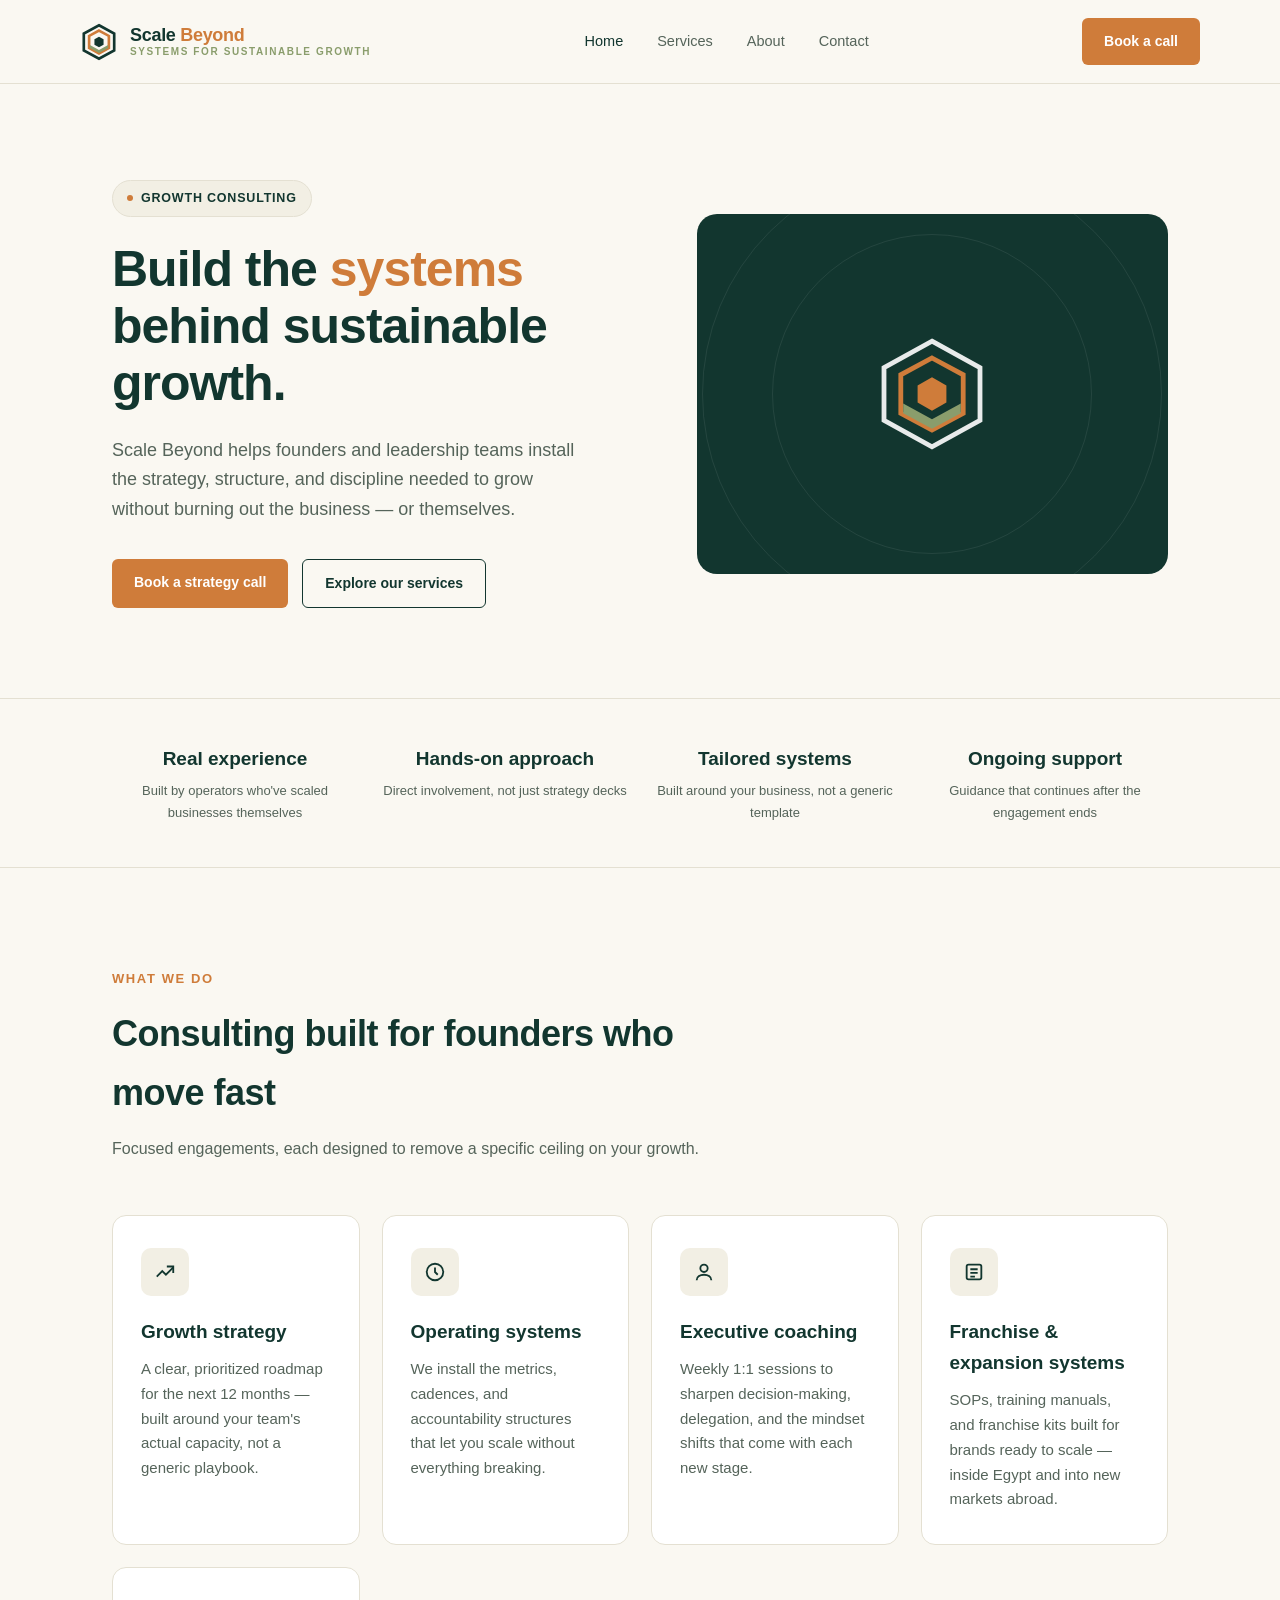
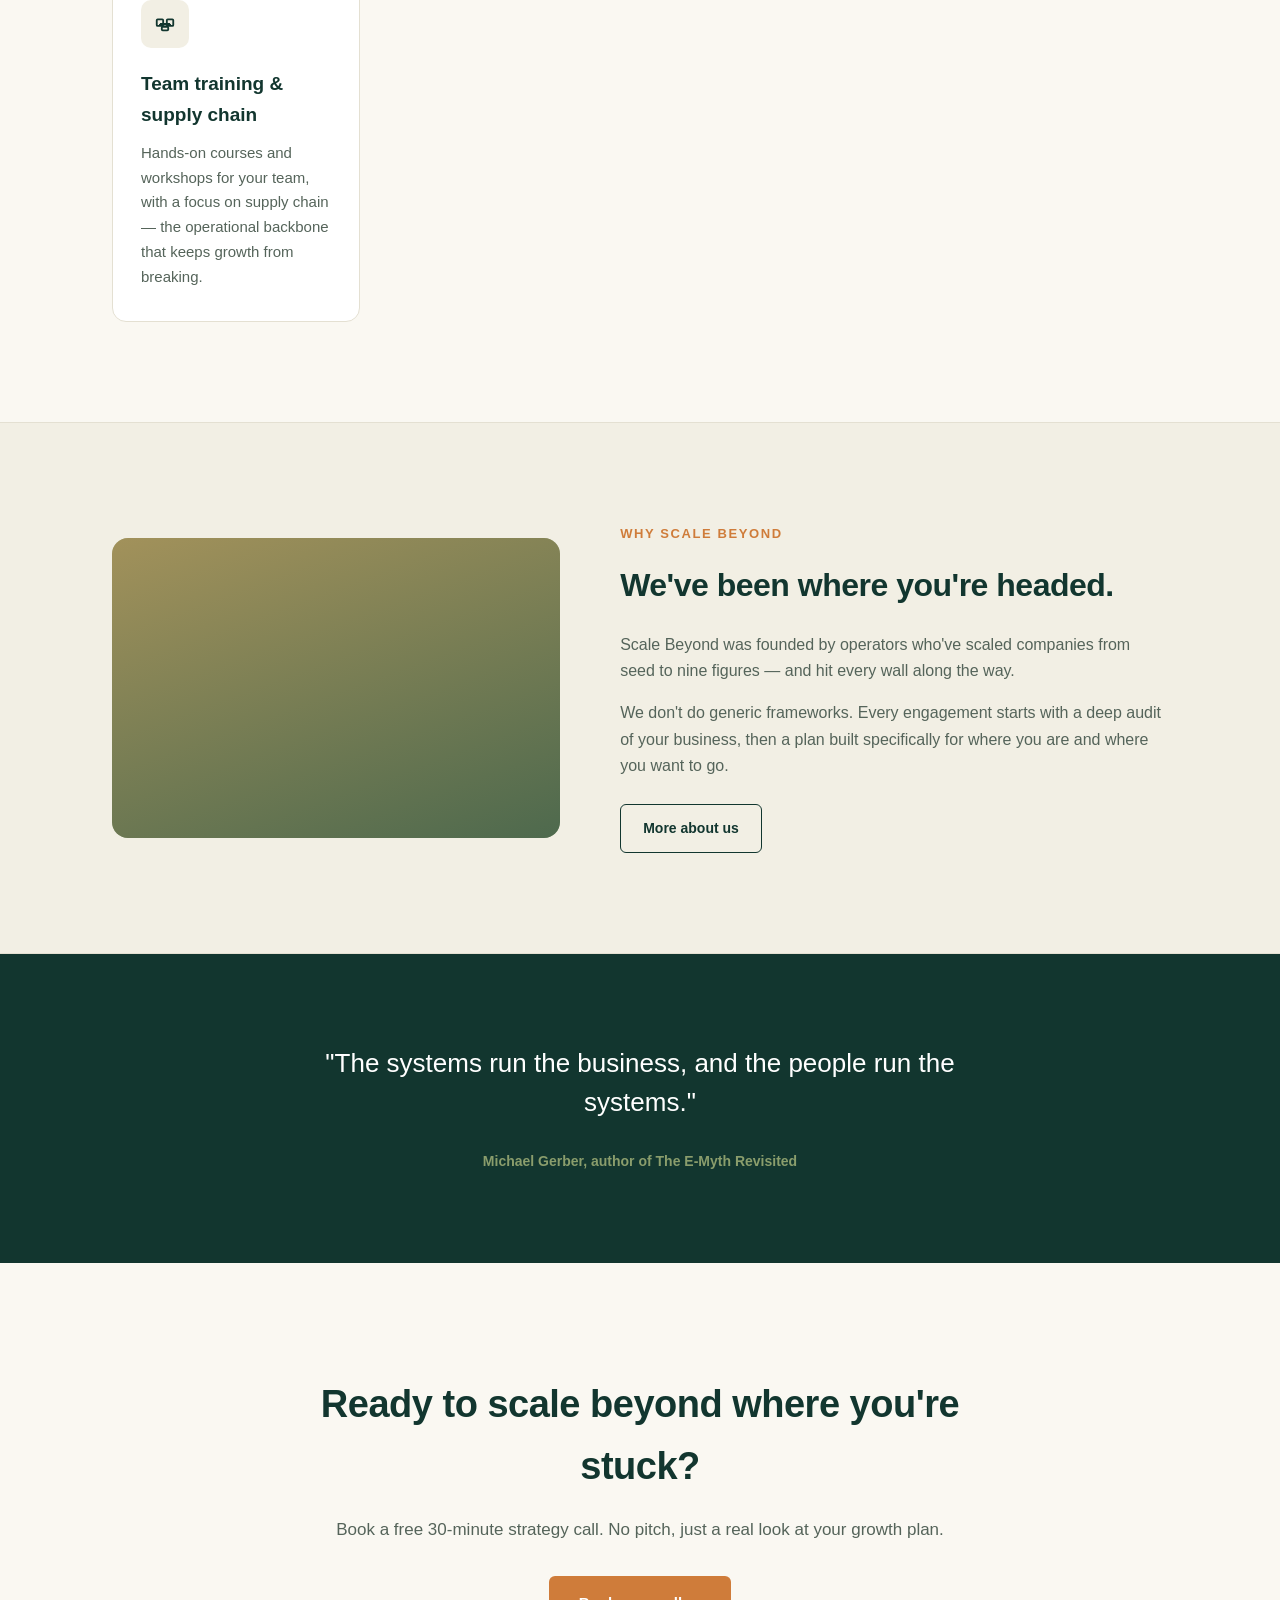
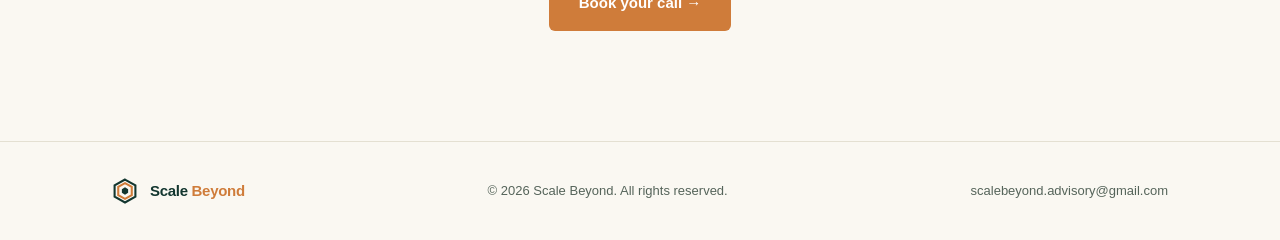
<file: index.html>
<!DOCTYPE html>
<html lang="en">
<head>
<meta charset="UTF-8">
<meta name="viewport" content="width=device-width, initial-scale=1.0">
<title>Scale Beyond — Systems for Sustainable Growth</title>
<link rel="stylesheet" href="style.css">
</head>
<body>

<header>
  <div class="wrap nav">
    <a class="brand" href="index.html">
      <svg width="38" height="38" viewBox="0 0 100 100">
        <polygon points="50,6 90,28 90,72 50,94 10,72 10,28" fill="none" stroke="var(--green)" stroke-width="7"/>
        <polygon points="50,20 76,34 76,66 50,80 24,66 24,34" fill="none" stroke="var(--orange)" stroke-width="7"/>
        <polygon points="50,36 62,43 62,57 50,64 38,57 38,43" fill="var(--green)"/>
        <polygon points="26,58 50,71 74,58 74,66 50,79 26,66" fill="var(--sage)"/>
      </svg>
      <div class="brand-text">
        <div class="name">Scale <span class="b">Beyond</span></div>
        <div class="tag">Systems for sustainable growth</div>
      </div>
    </a>
    <ul>
      <li><a href="index.html" class="active">Home</a></li>
      <li><a href="services.html">Services</a></li>
      <li><a href="about.html">About</a></li>
      <li><a href="contact.html">Contact</a></li>
    </ul>
    <a class="btn btn-primary" href="contact.html">Book a call</a>
  </div>
</header>

<section class="hero">
  <div class="wrap grid">
    <div>
      <div class="eyebrow"><span class="dot"></span>Growth consulting</div>
      <h1>Build the <span class="accent">systems</span> behind sustainable growth.</h1>
      <p>Scale Beyond helps founders and leadership teams install the strategy, structure, and discipline needed to grow without burning out the business — or themselves.</p>
      <div class="actions">
        <a class="btn btn-primary" href="contact.html">Book a strategy call</a>
        <a class="btn btn-outline" href="services.html">Explore our services</a>
      </div>
    </div>
    <div class="hero-visual">
      <div class="ring r1"></div>
      <div class="ring r2"></div>
      <svg width="120" height="120" viewBox="0 0 100 100">
        <polygon points="50,6 90,28 90,72 50,94 10,72 10,28" fill="none" stroke="#ffffff" stroke-opacity="0.9" stroke-width="4"/>
        <polygon points="50,20 76,34 76,66 50,80 24,66 24,34" fill="none" stroke="var(--orange)" stroke-width="4"/>
        <polygon points="50,36 62,43 62,57 50,64 38,57 38,43" fill="var(--orange)"/>
        <polygon points="26,58 50,71 74,58 74,66 50,79 26,66" fill="var(--sage)"/>
      </svg>
    </div>
  </div>
</section>

<div class="stats">
  <div class="wrap row">
    <div><div class="num" style="font-size:19px;">Real experience</div><div class="label">Built by operators who've scaled businesses themselves</div></div>
    <div><div class="num" style="font-size:19px;">Hands-on approach</div><div class="label">Direct involvement, not just strategy decks</div></div>
    <div><div class="num" style="font-size:19px;">Tailored systems</div><div class="label">Built around your business, not a generic template</div></div>
    <div><div class="num" style="font-size:19px;">Ongoing support</div><div class="label">Guidance that continues after the engagement ends</div></div>
  </div>
</div>

<section class="services">
  <div class="wrap">
    <div class="section-head">
      <div class="kicker">What we do</div>
      <h2>Consulting built for founders who move fast</h2>
      <p>Focused engagements, each designed to remove a specific ceiling on your growth.</p>
    </div>
    <div class="cards">
      <div class="card">
        <div class="icon">
          <svg viewBox="0 0 24 24" fill="none" stroke="var(--green)" stroke-width="2"><path d="M3 17l6-6 4 4 8-8"/><path d="M14 6h7v7"/></svg>
        </div>
        <h3>Growth strategy</h3>
        <p>A clear, prioritized roadmap for the next 12 months — built around your team's actual capacity, not a generic playbook.</p>
      </div>
      <div class="card">
        <div class="icon">
          <svg viewBox="0 0 24 24" fill="none" stroke="var(--green)" stroke-width="2"><circle cx="12" cy="12" r="9"/><path d="M12 7v5l3 3"/></svg>
        </div>
        <h3>Operating systems</h3>
        <p>We install the metrics, cadences, and accountability structures that let you scale without everything breaking.</p>
      </div>
      <div class="card">
        <div class="icon">
          <svg viewBox="0 0 24 24" fill="none" stroke="var(--green)" stroke-width="2"><circle cx="12" cy="8" r="4"/><path d="M4 21c0-4 4-6 8-6s8 2 8 6"/></svg>
        </div>
        <h3>Executive coaching</h3>
        <p>Weekly 1:1 sessions to sharpen decision-making, delegation, and the mindset shifts that come with each new stage.</p>
      </div>
      <div class="card">
        <div class="icon">
          <svg viewBox="0 0 24 24" fill="none" stroke="var(--green)" stroke-width="2"><rect x="4" y="4" width="16" height="16" rx="2"/><path d="M8 9h8M8 13h8M8 17h5"/></svg>
        </div>
        <h3>Franchise & expansion systems</h3>
        <p>SOPs, training manuals, and franchise kits built for brands ready to scale — inside Egypt and into new markets abroad.</p>
      </div>
      <div class="card">
        <div class="icon">
          <svg viewBox="0 0 24 24" fill="none" stroke="var(--green)" stroke-width="2"><rect x="3" y="7" width="7" height="7" rx="1"/><rect x="14" y="7" width="7" height="7" rx="1"/><rect x="8.5" y="15" width="7" height="4" rx="1"/><path d="M6.5 14v-2M17.5 14v-2M12 15v-1.5M6.5 12h11"/></svg>
        </div>
        <h3>Team training & supply chain</h3>
        <p>Hands-on courses and workshops for your team, with a focus on supply chain — the operational backbone that keeps growth from breaking.</p>
      </div>
    </div>
  </div>
</section>

<section class="about">
  <div class="wrap about-grid">
    <div class="about-visual"></div>
    <div>
      <div class="section-head" style="margin-bottom:0;">
        <div class="kicker">Why Scale Beyond</div>
        <h2>We've been where you're headed.</h2>
      </div>
      <p style="margin-top:20px;">Scale Beyond was founded by operators who've scaled companies from seed to nine figures — and hit every wall along the way.</p>
      <p>We don't do generic frameworks. Every engagement starts with a deep audit of your business, then a plan built specifically for where you are and where you want to go.</p>
      <a class="btn btn-outline" href="about.html" style="margin-top:8px;">More about us</a>
    </div>
  </div>
</section>

<section class="testimonial">
  <div class="wrap">
    <blockquote>"The systems run the business, and the people run the systems."</blockquote>
    <div class="who">Michael Gerber, author of The E-Myth Revisited</div>
  </div>
</section>

<section class="cta" id="contact">
  <div class="wrap">
    <h2>Ready to scale beyond where you're stuck?</h2>
    <p>Book a free 30-minute strategy call. No pitch, just a real look at your growth plan.</p>
    <a class="btn btn-primary" href="contact.html" style="padding:15px 30px; font-size:15px;">Book your call →</a>
  </div>
</section>

<footer>
  <div class="wrap row">
    <a class="brand" href="index.html">
      <svg width="26" height="26" viewBox="0 0 100 100">
        <polygon points="50,6 90,28 90,72 50,94 10,72 10,28" fill="none" stroke="var(--green)" stroke-width="8"/>
        <polygon points="50,20 76,34 76,66 50,80 24,66 24,34" fill="none" stroke="var(--orange)" stroke-width="8"/>
        <polygon points="50,36 62,43 62,57 50,64 38,57 38,43" fill="var(--green)"/>
      </svg>
      <div class="brand-text"><div class="name">Scale <span class="b">Beyond</span></div></div>
    </a>
    <div>© 2026 Scale Beyond. All rights reserved.</div>
    <div>scalebeyond.advisory@gmail.com</div>
  </div>
</footer>

</body>
</html>
</file>
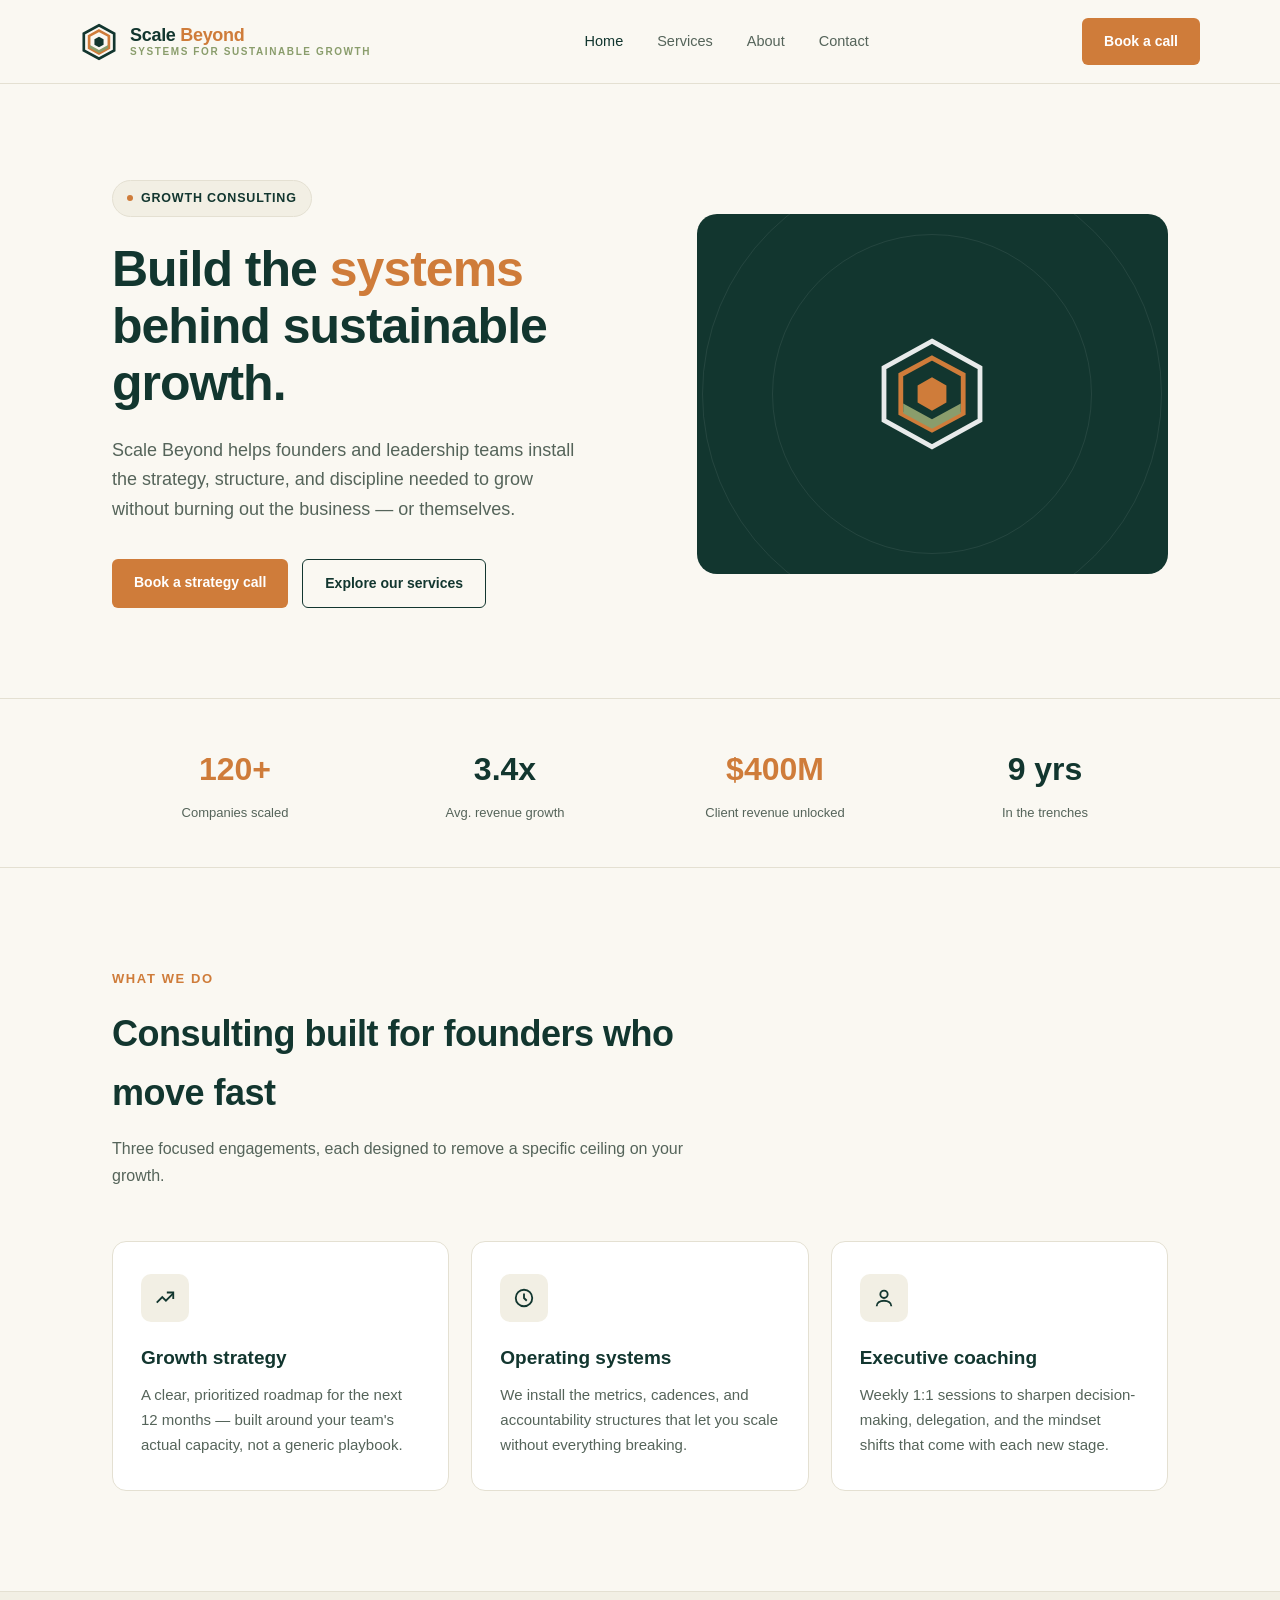
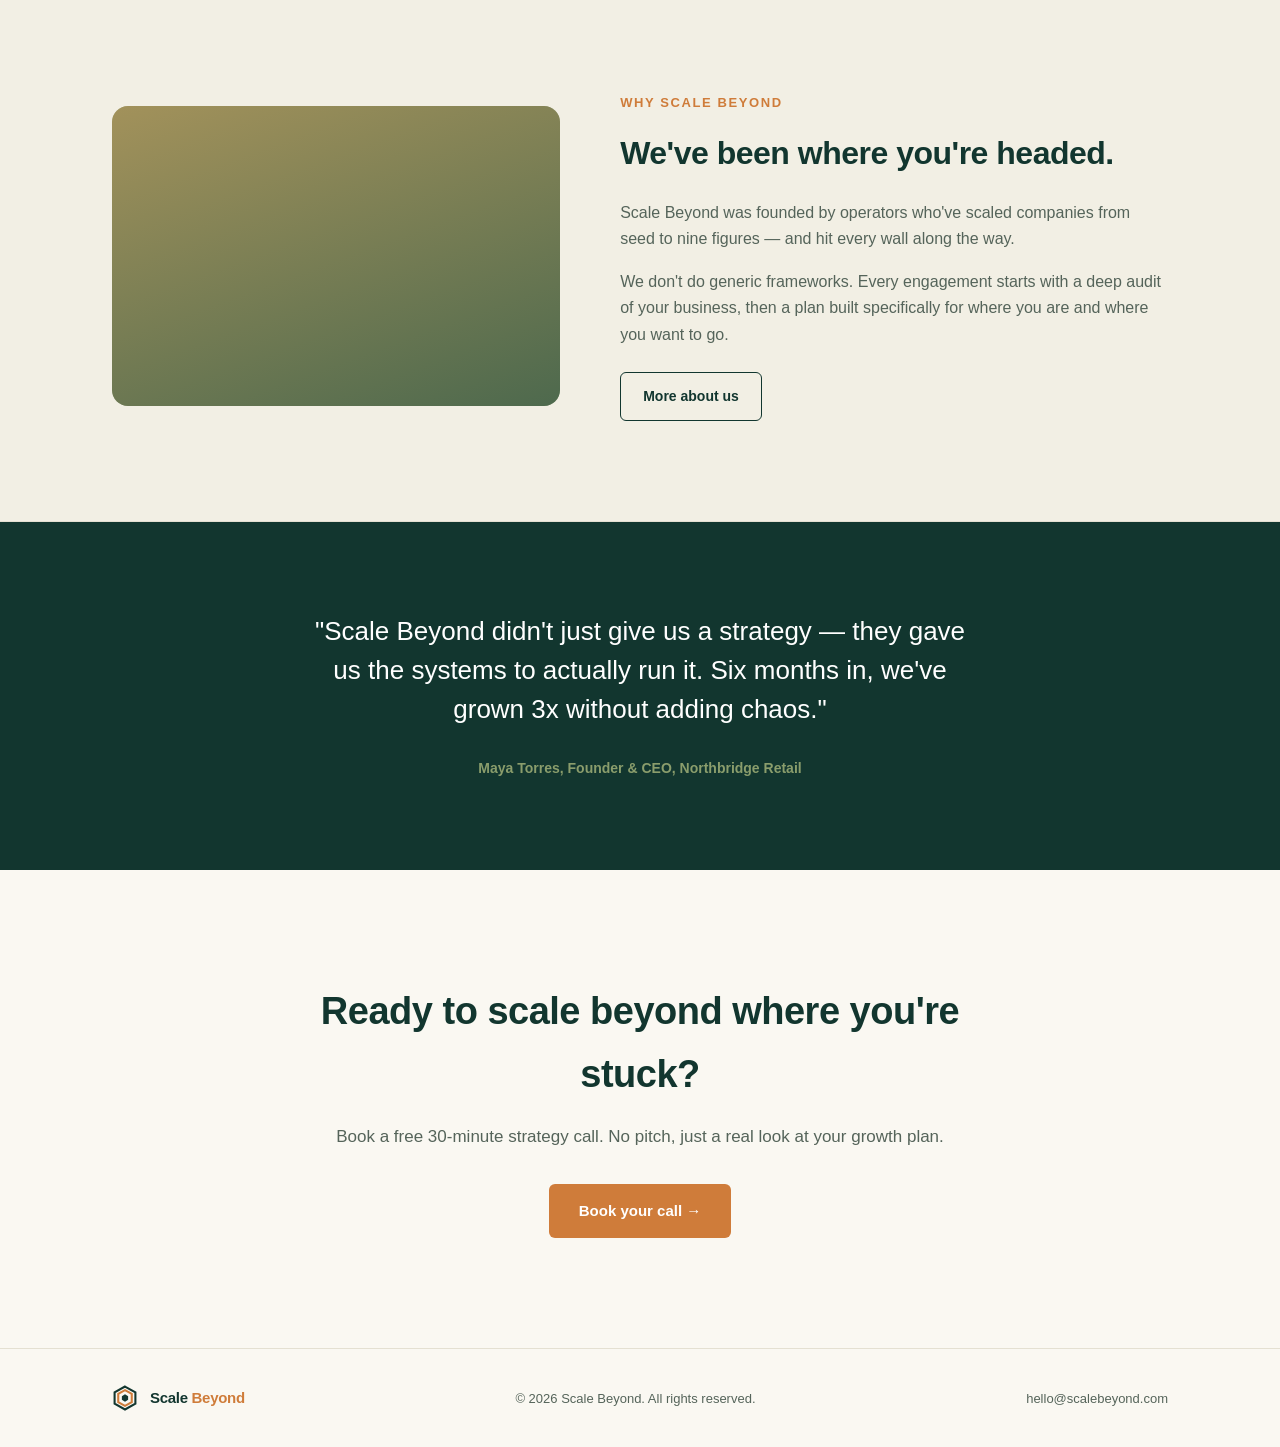
<file: Scale Beyond/index.html>
<!DOCTYPE html>
<html lang="en">
<head>
<meta charset="UTF-8">
<meta name="viewport" content="width=device-width, initial-scale=1.0">
<title>Scale Beyond — Systems for Sustainable Growth</title>
<link rel="stylesheet" href="style.css">
</head>
<body>

<header>
  <div class="wrap nav">
    <a class="brand" href="index.html">
      <svg width="38" height="38" viewBox="0 0 100 100">
        <polygon points="50,6 90,28 90,72 50,94 10,72 10,28" fill="none" stroke="var(--green)" stroke-width="7"/>
        <polygon points="50,20 76,34 76,66 50,80 24,66 24,34" fill="none" stroke="var(--orange)" stroke-width="7"/>
        <polygon points="50,36 62,43 62,57 50,64 38,57 38,43" fill="var(--green)"/>
        <polygon points="26,58 50,71 74,58 74,66 50,79 26,66" fill="var(--sage)"/>
      </svg>
      <div class="brand-text">
        <div class="name">Scale <span class="b">Beyond</span></div>
        <div class="tag">Systems for sustainable growth</div>
      </div>
    </a>
    <ul>
      <li><a href="index.html" class="active">Home</a></li>
      <li><a href="services.html">Services</a></li>
      <li><a href="about.html">About</a></li>
      <li><a href="contact.html">Contact</a></li>
    </ul>
    <a class="btn btn-primary" href="contact.html">Book a call</a>
  </div>
</header>

<section class="hero">
  <div class="wrap grid">
    <div>
      <div class="eyebrow"><span class="dot"></span>Growth consulting</div>
      <h1>Build the <span class="accent">systems</span> behind sustainable growth.</h1>
      <p>Scale Beyond helps founders and leadership teams install the strategy, structure, and discipline needed to grow without burning out the business — or themselves.</p>
      <div class="actions">
        <a class="btn btn-primary" href="contact.html">Book a strategy call</a>
        <a class="btn btn-outline" href="services.html">Explore our services</a>
      </div>
    </div>
    <div class="hero-visual">
      <div class="ring r1"></div>
      <div class="ring r2"></div>
      <svg width="120" height="120" viewBox="0 0 100 100">
        <polygon points="50,6 90,28 90,72 50,94 10,72 10,28" fill="none" stroke="#ffffff" stroke-opacity="0.9" stroke-width="4"/>
        <polygon points="50,20 76,34 76,66 50,80 24,66 24,34" fill="none" stroke="var(--orange)" stroke-width="4"/>
        <polygon points="50,36 62,43 62,57 50,64 38,57 38,43" fill="var(--orange)"/>
        <polygon points="26,58 50,71 74,58 74,66 50,79 26,66" fill="var(--sage)"/>
      </svg>
    </div>
  </div>
</section>

<div class="stats">
  <div class="wrap row">
    <div><div class="num"><span class="b">120+</span></div><div class="label">Companies scaled</div></div>
    <div><div class="num">3.4x</div><div class="label">Avg. revenue growth</div></div>
    <div><div class="num"><span class="b">$400M</span></div><div class="label">Client revenue unlocked</div></div>
    <div><div class="num">9 yrs</div><div class="label">In the trenches</div></div>
  </div>
</div>

<section class="services">
  <div class="wrap">
    <div class="section-head">
      <div class="kicker">What we do</div>
      <h2>Consulting built for founders who move fast</h2>
      <p>Three focused engagements, each designed to remove a specific ceiling on your growth.</p>
    </div>
    <div class="cards">
      <div class="card">
        <div class="icon">
          <svg viewBox="0 0 24 24" fill="none" stroke="var(--green)" stroke-width="2"><path d="M3 17l6-6 4 4 8-8"/><path d="M14 6h7v7"/></svg>
        </div>
        <h3>Growth strategy</h3>
        <p>A clear, prioritized roadmap for the next 12 months — built around your team's actual capacity, not a generic playbook.</p>
      </div>
      <div class="card">
        <div class="icon">
          <svg viewBox="0 0 24 24" fill="none" stroke="var(--green)" stroke-width="2"><circle cx="12" cy="12" r="9"/><path d="M12 7v5l3 3"/></svg>
        </div>
        <h3>Operating systems</h3>
        <p>We install the metrics, cadences, and accountability structures that let you scale without everything breaking.</p>
      </div>
      <div class="card">
        <div class="icon">
          <svg viewBox="0 0 24 24" fill="none" stroke="var(--green)" stroke-width="2"><circle cx="12" cy="8" r="4"/><path d="M4 21c0-4 4-6 8-6s8 2 8 6"/></svg>
        </div>
        <h3>Executive coaching</h3>
        <p>Weekly 1:1 sessions to sharpen decision-making, delegation, and the mindset shifts that come with each new stage.</p>
      </div>
    </div>
  </div>
</section>

<section class="about">
  <div class="wrap about-grid">
    <div class="about-visual"></div>
    <div>
      <div class="section-head" style="margin-bottom:0;">
        <div class="kicker">Why Scale Beyond</div>
        <h2>We've been where you're headed.</h2>
      </div>
      <p style="margin-top:20px;">Scale Beyond was founded by operators who've scaled companies from seed to nine figures — and hit every wall along the way.</p>
      <p>We don't do generic frameworks. Every engagement starts with a deep audit of your business, then a plan built specifically for where you are and where you want to go.</p>
      <a class="btn btn-outline" href="about.html" style="margin-top:8px;">More about us</a>
    </div>
  </div>
</section>

<section class="testimonial">
  <div class="wrap">
    <blockquote>"Scale Beyond didn't just give us a strategy — they gave us the systems to actually run it. Six months in, we've grown 3x without adding chaos."</blockquote>
    <div class="who">Maya Torres, Founder & CEO, Northbridge Retail</div>
  </div>
</section>

<section class="cta" id="contact">
  <div class="wrap">
    <h2>Ready to scale beyond where you're stuck?</h2>
    <p>Book a free 30-minute strategy call. No pitch, just a real look at your growth plan.</p>
    <a class="btn btn-primary" href="contact.html" style="padding:15px 30px; font-size:15px;">Book your call →</a>
  </div>
</section>

<footer>
  <div class="wrap row">
    <a class="brand" href="index.html">
      <svg width="26" height="26" viewBox="0 0 100 100">
        <polygon points="50,6 90,28 90,72 50,94 10,72 10,28" fill="none" stroke="var(--green)" stroke-width="8"/>
        <polygon points="50,20 76,34 76,66 50,80 24,66 24,34" fill="none" stroke="var(--orange)" stroke-width="8"/>
        <polygon points="50,36 62,43 62,57 50,64 38,57 38,43" fill="var(--green)"/>
      </svg>
      <div class="brand-text"><div class="name">Scale <span class="b">Beyond</span></div></div>
    </a>
    <div>© 2026 Scale Beyond. All rights reserved.</div>
    <div>hello@scalebeyond.com</div>
  </div>
</footer>

</body>
</html>
</file>
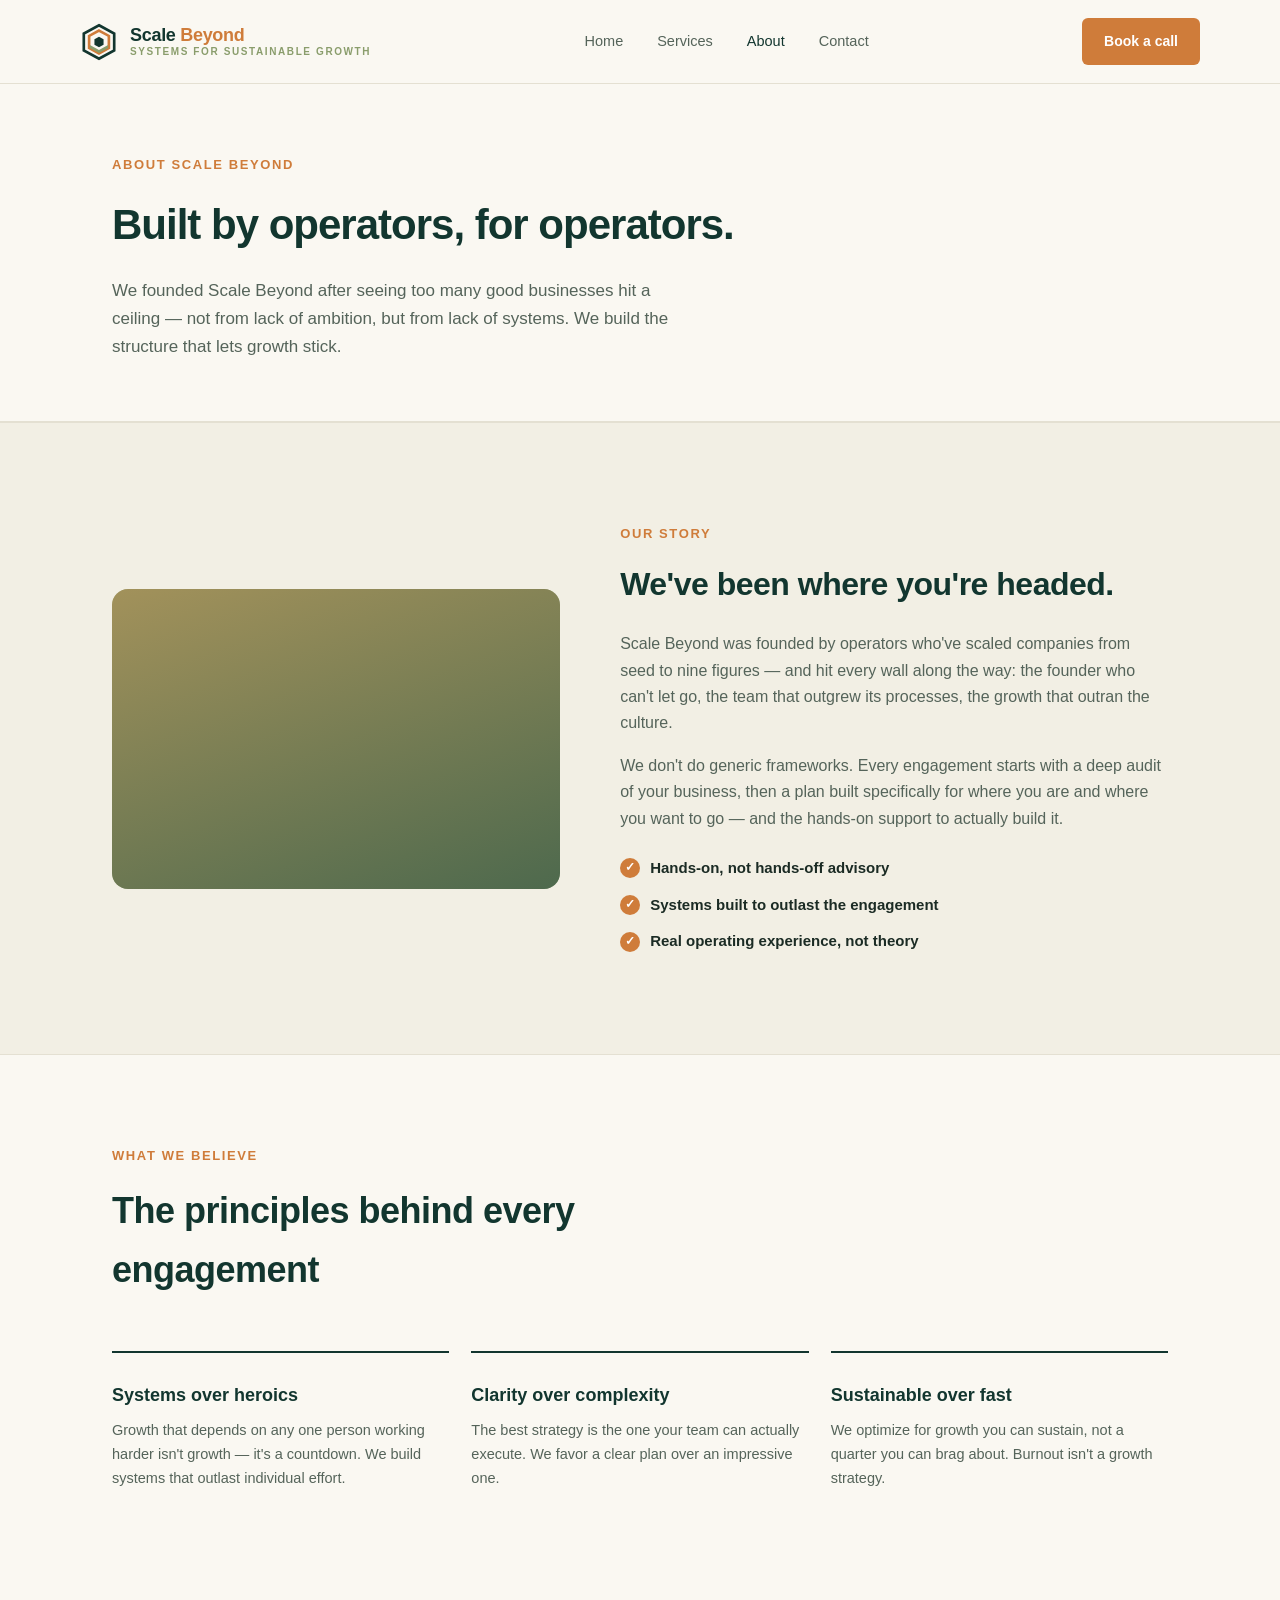
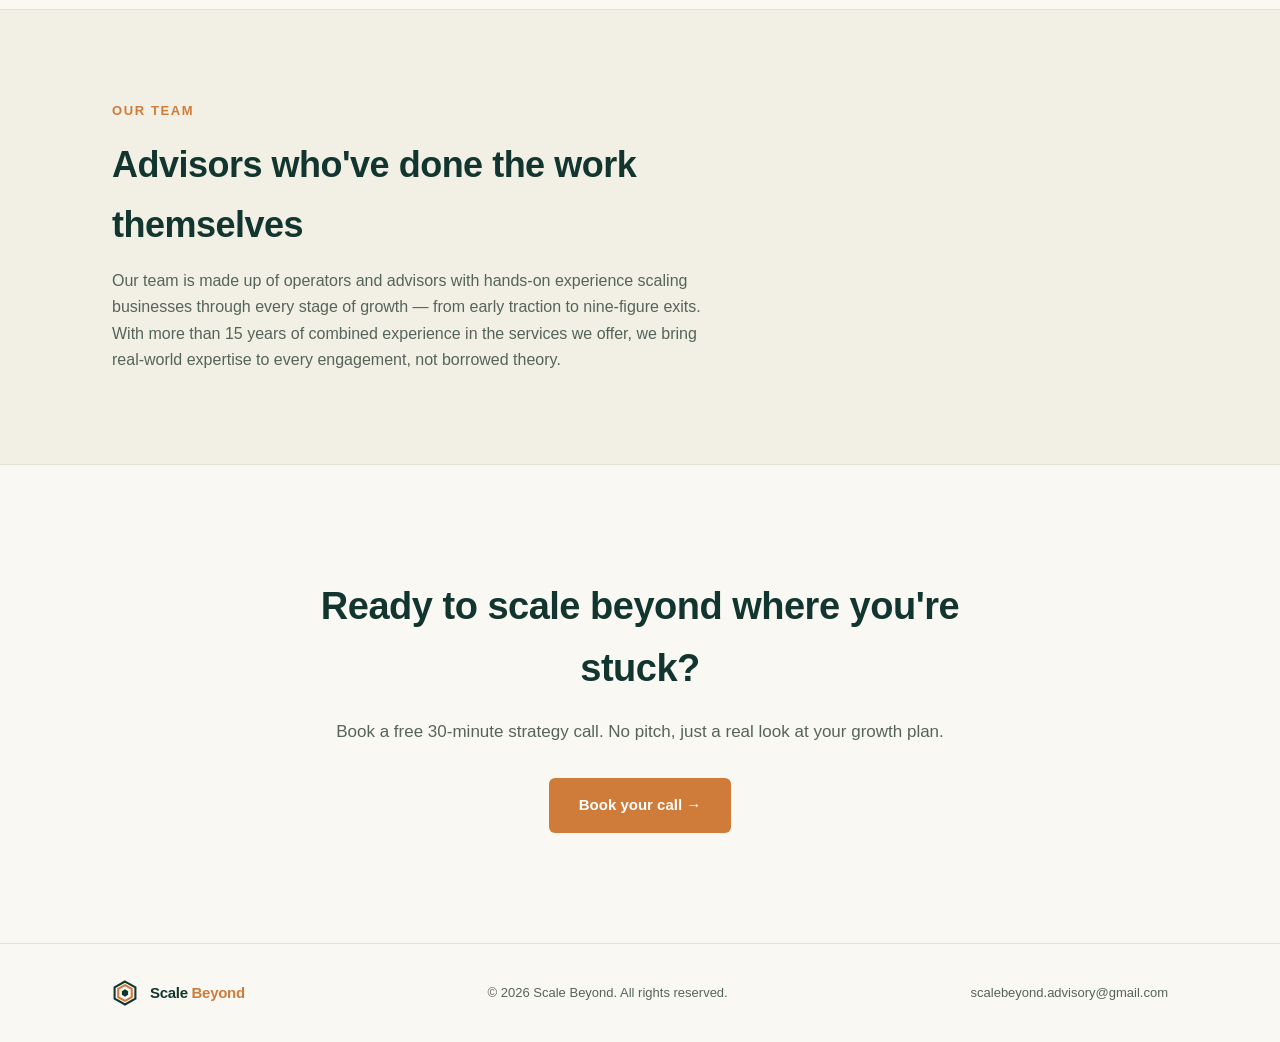
<file: about.html>
<!DOCTYPE html>
<html lang="en">
<head>
<meta charset="UTF-8">
<meta name="viewport" content="width=device-width, initial-scale=1.0">
<title>About — Scale Beyond</title>
<link rel="stylesheet" href="style.css">
</head>
<body>

<header>
  <div class="wrap nav">
    <a class="brand" href="index.html">
      <svg width="38" height="38" viewBox="0 0 100 100">
        <polygon points="50,6 90,28 90,72 50,94 10,72 10,28" fill="none" stroke="var(--green)" stroke-width="7"/>
        <polygon points="50,20 76,34 76,66 50,80 24,66 24,34" fill="none" stroke="var(--orange)" stroke-width="7"/>
        <polygon points="50,36 62,43 62,57 50,64 38,57 38,43" fill="var(--green)"/>
        <polygon points="26,58 50,71 74,58 74,66 50,79 26,66" fill="var(--sage)"/>
      </svg>
      <div class="brand-text">
        <div class="name">Scale <span class="b">Beyond</span></div>
        <div class="tag">Systems for sustainable growth</div>
      </div>
    </a>
    <ul>
      <li><a href="index.html">Home</a></li>
      <li><a href="services.html">Services</a></li>
      <li><a href="about.html" class="active">About</a></li>
      <li><a href="contact.html">Contact</a></li>
    </ul>
    <a class="btn btn-primary" href="contact.html">Book a call</a>
  </div>
</header>

<section class="page-hero">
  <div class="wrap">
    <div class="kicker">About Scale Beyond</div>
    <h1>Built by operators, for operators.</h1>
    <p>We founded Scale Beyond after seeing too many good businesses hit a ceiling — not from lack of ambition, but from lack of systems. We build the structure that lets growth stick.</p>
  </div>
</section>

<section class="about">
  <div class="wrap about-grid">
    <div class="about-visual"></div>
    <div>
      <div class="section-head" style="margin-bottom:0;">
        <div class="kicker">Our story</div>
        <h2>We've been where you're headed.</h2>
      </div>
      <p style="margin-top:20px;">Scale Beyond was founded by operators who've scaled companies from seed to nine figures — and hit every wall along the way: the founder who can't let go, the team that outgrew its processes, the growth that outran the culture.</p>
      <p>We don't do generic frameworks. Every engagement starts with a deep audit of your business, then a plan built specifically for where you are and where you want to go — and the hands-on support to actually build it.</p>
      <ul class="checks">
        <li><span class="tick">✓</span> Hands-on, not hands-off advisory</li>
        <li><span class="tick">✓</span> Systems built to outlast the engagement</li>
        <li><span class="tick">✓</span> Real operating experience, not theory</li>
      </ul>
    </div>
  </div>
</section>

<section class="values">
  <div class="wrap">
    <div class="section-head">
      <div class="kicker">What we believe</div>
      <h2>The principles behind every engagement</h2>
    </div>
    <div class="values-grid">
      <div class="value">
        <h4>Systems over heroics</h4>
        <p>Growth that depends on any one person working harder isn't growth — it's a countdown. We build systems that outlast individual effort.</p>
      </div>
      <div class="value">
        <h4>Clarity over complexity</h4>
        <p>The best strategy is the one your team can actually execute. We favor a clear plan over an impressive one.</p>
      </div>
      <div class="value">
        <h4>Sustainable over fast</h4>
        <p>We optimize for growth you can sustain, not a quarter you can brag about. Burnout isn't a growth strategy.</p>
      </div>
    </div>
  </div>
</section>

<section class="team">
  <div class="wrap">
    <div class="section-head" style="margin-bottom:0;">
      <div class="kicker">Our team</div>
      <h2>Advisors who've done the work themselves</h2>
      <p>Our team is made up of operators and advisors with hands-on experience scaling businesses through every stage of growth — from early traction to nine-figure exits. With more than 15 years of combined experience in the services we offer, we bring real-world expertise to every engagement, not borrowed theory.</p>
    </div>
  </div>
</section>

<section class="cta">
  <div class="wrap">
    <h2>Ready to scale beyond where you're stuck?</h2>
    <p>Book a free 30-minute strategy call. No pitch, just a real look at your growth plan.</p>
    <a class="btn btn-primary" href="contact.html" style="padding:15px 30px; font-size:15px;">Book your call →</a>
  </div>
</section>

<footer>
  <div class="wrap row">
    <a class="brand" href="index.html">
      <svg width="26" height="26" viewBox="0 0 100 100">
        <polygon points="50,6 90,28 90,72 50,94 10,72 10,28" fill="none" stroke="var(--green)" stroke-width="8"/>
        <polygon points="50,20 76,34 76,66 50,80 24,66 24,34" fill="none" stroke="var(--orange)" stroke-width="8"/>
        <polygon points="50,36 62,43 62,57 50,64 38,57 38,43" fill="var(--green)"/>
      </svg>
      <div class="brand-text"><div class="name">Scale <span class="b">Beyond</span></div></div>
    </a>
    <div>© 2026 Scale Beyond. All rights reserved.</div>
    <div>scalebeyond.advisory@gmail.com</div>
  </div>
</footer>

</body>
</html>
</file>
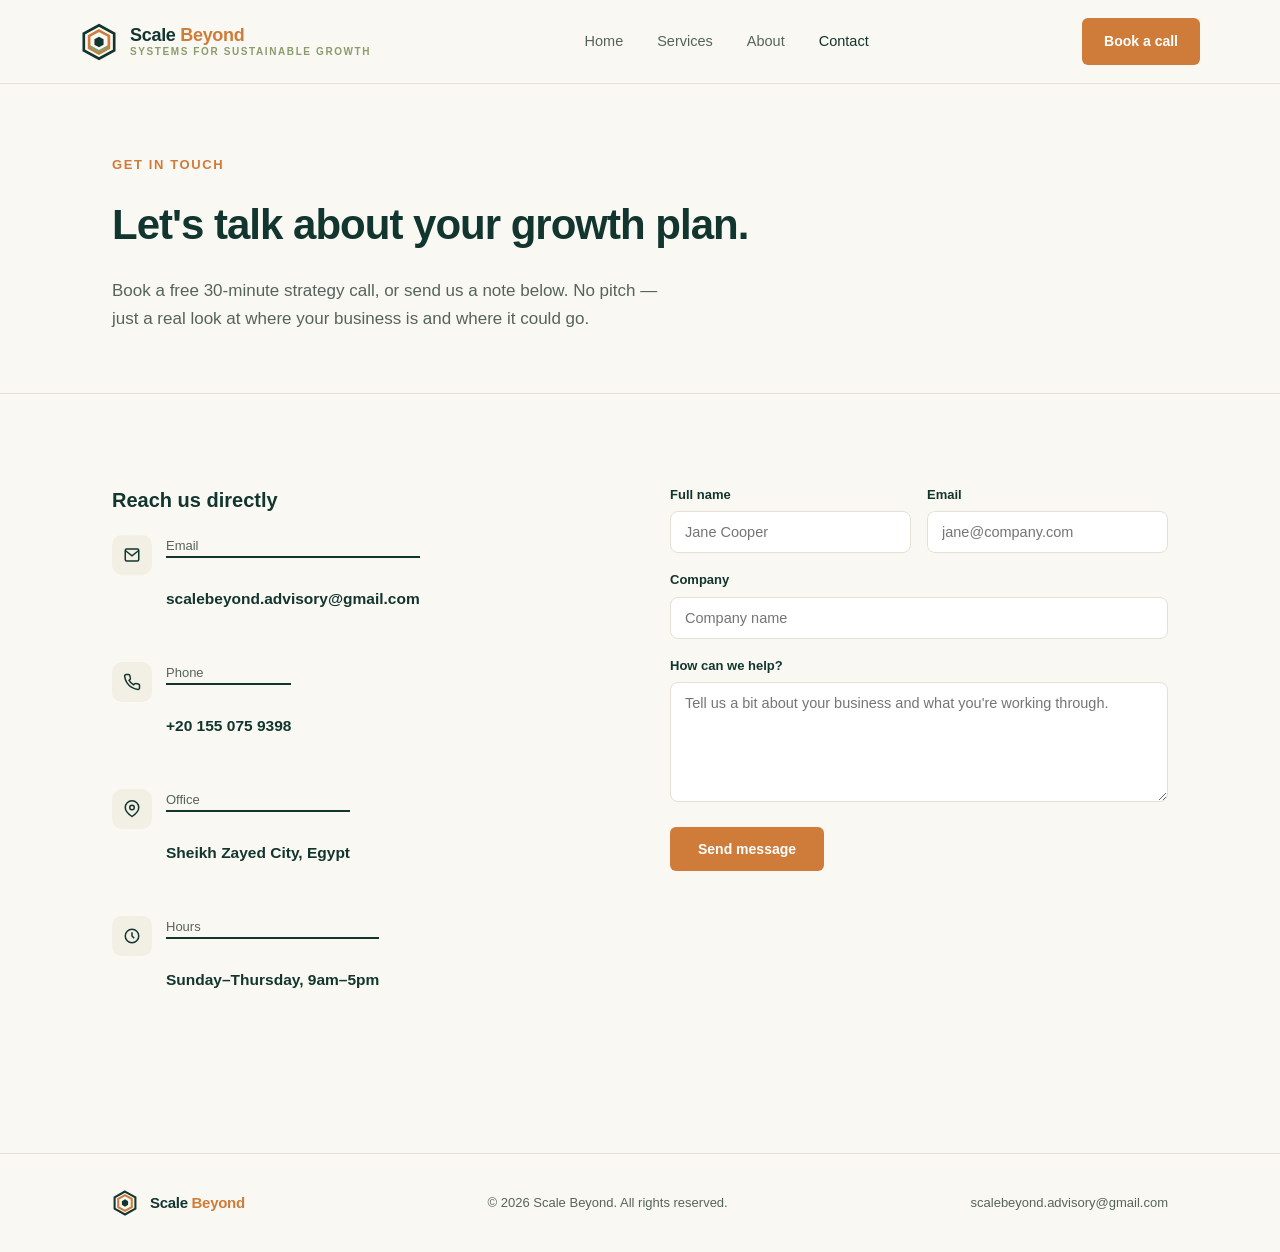
<file: contact.html>
<!DOCTYPE html>
<html lang="en">
<head>
<meta charset="UTF-8">
<meta name="viewport" content="width=device-width, initial-scale=1.0">
<title>Contact — Scale Beyond</title>
<link rel="stylesheet" href="style.css">
</head>
<body>

<header>
  <div class="wrap nav">
    <a class="brand" href="index.html">
      <svg width="38" height="38" viewBox="0 0 100 100">
        <polygon points="50,6 90,28 90,72 50,94 10,72 10,28" fill="none" stroke="var(--green)" stroke-width="7"/>
        <polygon points="50,20 76,34 76,66 50,80 24,66 24,34" fill="none" stroke="var(--orange)" stroke-width="7"/>
        <polygon points="50,36 62,43 62,57 50,64 38,57 38,43" fill="var(--green)"/>
        <polygon points="26,58 50,71 74,58 74,66 50,79 26,66" fill="var(--sage)"/>
      </svg>
      <div class="brand-text">
        <div class="name">Scale <span class="b">Beyond</span></div>
        <div class="tag">Systems for sustainable growth</div>
      </div>
    </a>
    <ul>
      <li><a href="index.html">Home</a></li>
      <li><a href="services.html">Services</a></li>
      <li><a href="about.html">About</a></li>
      <li><a href="contact.html" class="active">Contact</a></li>
    </ul>
    <a class="btn btn-primary" href="contact.html">Book a call</a>
  </div>
</header>

<section class="page-hero">
  <div class="wrap">
    <div class="kicker">Get in touch</div>
    <h1>Let's talk about your growth plan.</h1>
    <p>Book a free 30-minute strategy call, or send us a note below. No pitch — just a real look at where your business is and where it could go.</p>
  </div>
</section>

<section class="contact-wrap">
  <div class="wrap contact-grid">
    <div class="contact-info">
      <h3>Reach us directly</h3>
      <div class="item">
        <div class="ic"><svg viewBox="0 0 24 24" fill="none" stroke="var(--green)" stroke-width="2"><path d="M3 6l9 7 9-7"/><rect x="3" y="4" width="18" height="16" rx="2"/></svg></div>
        <div>
          <div class="label">Email</div>
          <div class="value">scalebeyond.advisory@gmail.com</div>
        </div>
      </div>
      <div class="item">
        <div class="ic"><svg viewBox="0 0 24 24" fill="none" stroke="var(--green)" stroke-width="2"><path d="M22 16.9v3a2 2 0 0 1-2.2 2 19.8 19.8 0 0 1-8.6-3 19.5 19.5 0 0 1-6-6 19.8 19.8 0 0 1-3-8.7A2 2 0 0 1 4.2 2h3a2 2 0 0 1 2 1.7c.1.9.3 1.8.6 2.7a2 2 0 0 1-.4 2.1L8.1 9.8a16 16 0 0 0 6 6l1.3-1.3a2 2 0 0 1 2.1-.4c.9.3 1.8.5 2.7.6a2 2 0 0 1 1.8 2.2z"/></svg></div>
        <div>
          <div class="label">Phone</div>
          <div class="value">+20 155 075 9398</div>
        </div>
      </div>
      <div class="item">
        <div class="ic"><svg viewBox="0 0 24 24" fill="none" stroke="var(--green)" stroke-width="2"><path d="M21 10c0 6-9 12-9 12s-9-6-9-12a9 9 0 0 1 18 0z"/><circle cx="12" cy="10" r="3"/></svg></div>
        <div>
          <div class="label">Office</div>
          <div class="value">Sheikh Zayed City, Egypt</div>
        </div>
      </div>
      <div class="item">
        <div class="ic"><svg viewBox="0 0 24 24" fill="none" stroke="var(--green)" stroke-width="2"><circle cx="12" cy="12" r="9"/><path d="M12 7v5l3 3"/></svg></div>
        <div>
          <div class="label">Hours</div>
          <div class="value">Sunday–Thursday, 9am–5pm</div>
        </div>
      </div>
    </div>

    <form class="contact-form" onsubmit="event.preventDefault(); alert('Thanks — we will be in touch shortly.');">
      <div class="row2">
        <div>
          <label for="name">Full name</label>
          <input type="text" id="name" placeholder="Jane Cooper" required>
        </div>
        <div>
          <label for="email">Email</label>
          <input type="email" id="email" placeholder="jane@company.com" required>
        </div>
      </div>
      <div>
        <label for="company">Company</label>
        <input type="text" id="company" placeholder="Company name">
      </div>
      <div>
        <label for="message">How can we help?</label>
        <textarea id="message" placeholder="Tell us a bit about your business and what you're working through." required></textarea>
      </div>
      <button type="submit" class="btn btn-primary" style="width:fit-content; padding:14px 28px;">Send message</button>
    </form>
  </div>
</section>

<footer>
  <div class="wrap row">
    <a class="brand" href="index.html">
      <svg width="26" height="26" viewBox="0 0 100 100">
        <polygon points="50,6 90,28 90,72 50,94 10,72 10,28" fill="none" stroke="var(--green)" stroke-width="8"/>
        <polygon points="50,20 76,34 76,66 50,80 24,66 24,34" fill="none" stroke="var(--orange)" stroke-width="8"/>
        <polygon points="50,36 62,43 62,57 50,64 38,57 38,43" fill="var(--green)"/>
      </svg>
      <div class="brand-text"><div class="name">Scale <span class="b">Beyond</span></div></div>
    </a>
    <div>© 2026 Scale Beyond. All rights reserved.</div>
    <div>scalebeyond.advisory@gmail.com</div>
  </div>
</footer>

</body>
</html>
</file>
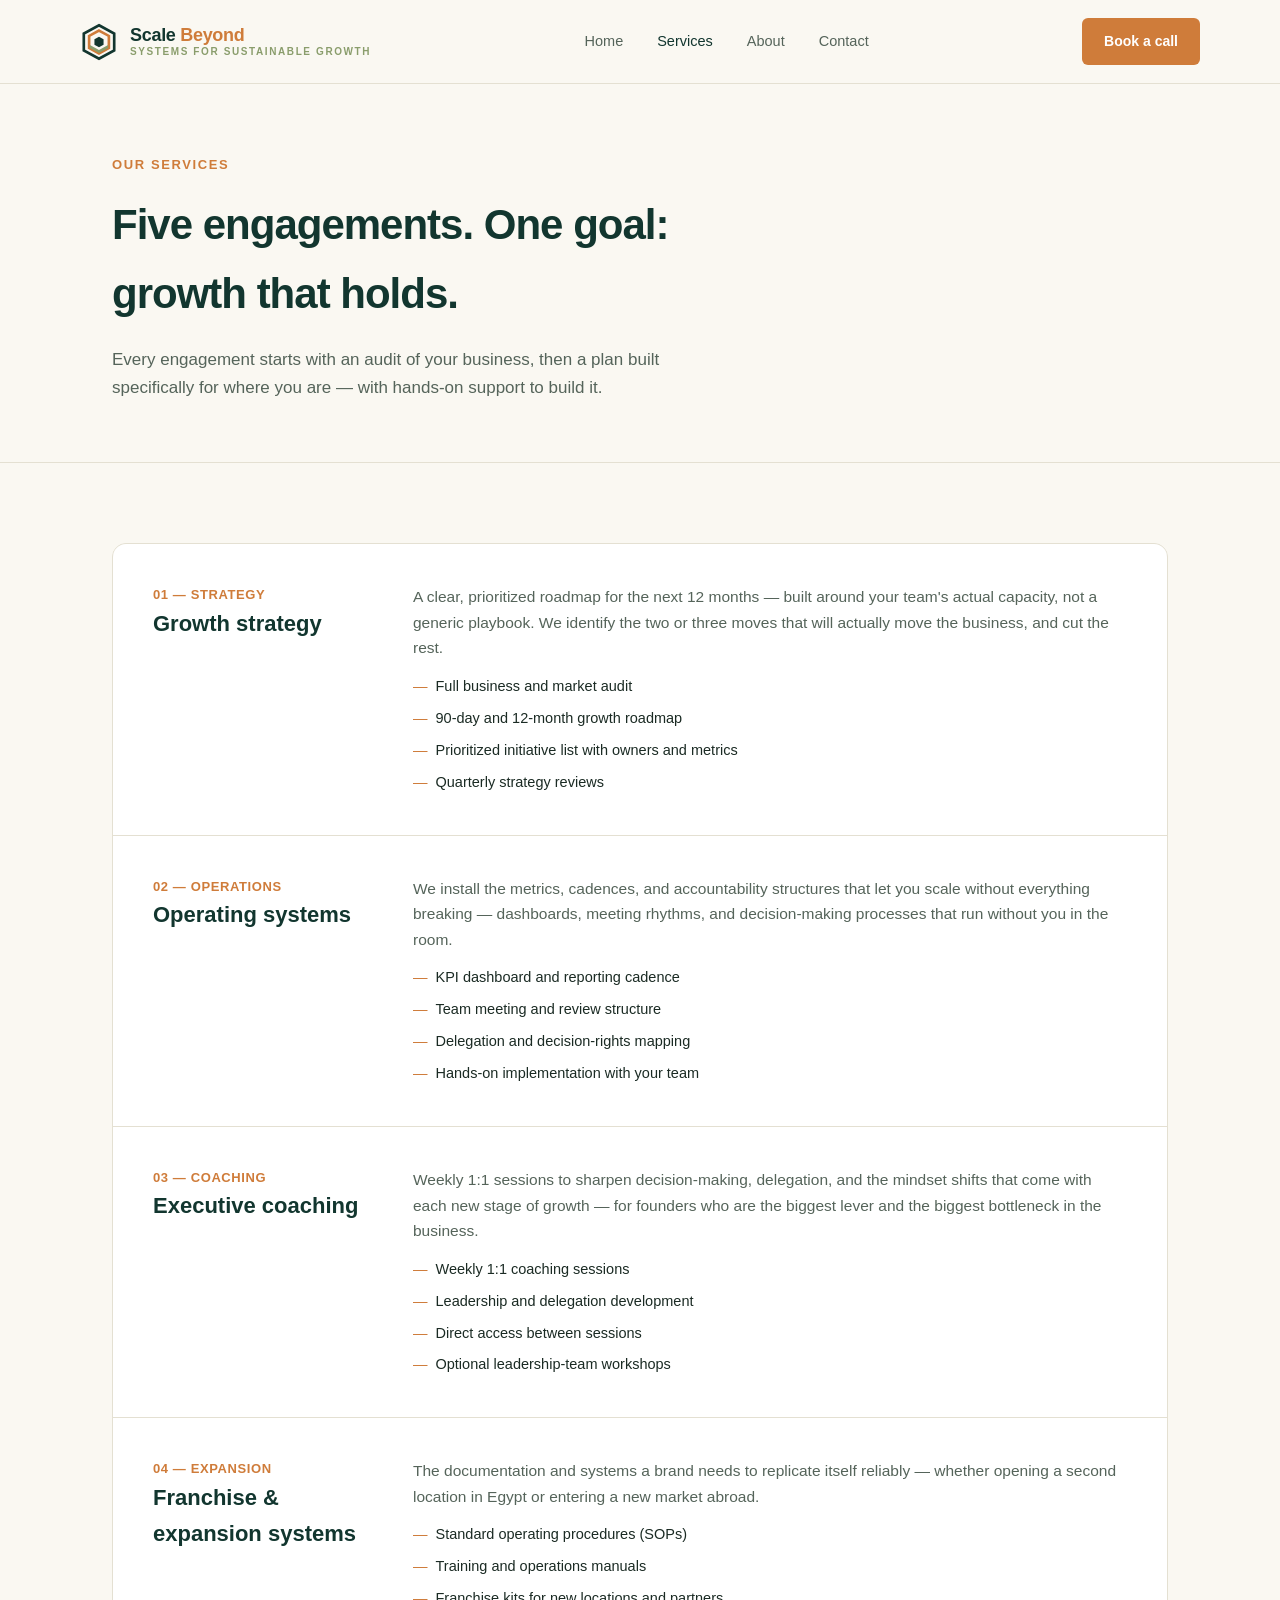
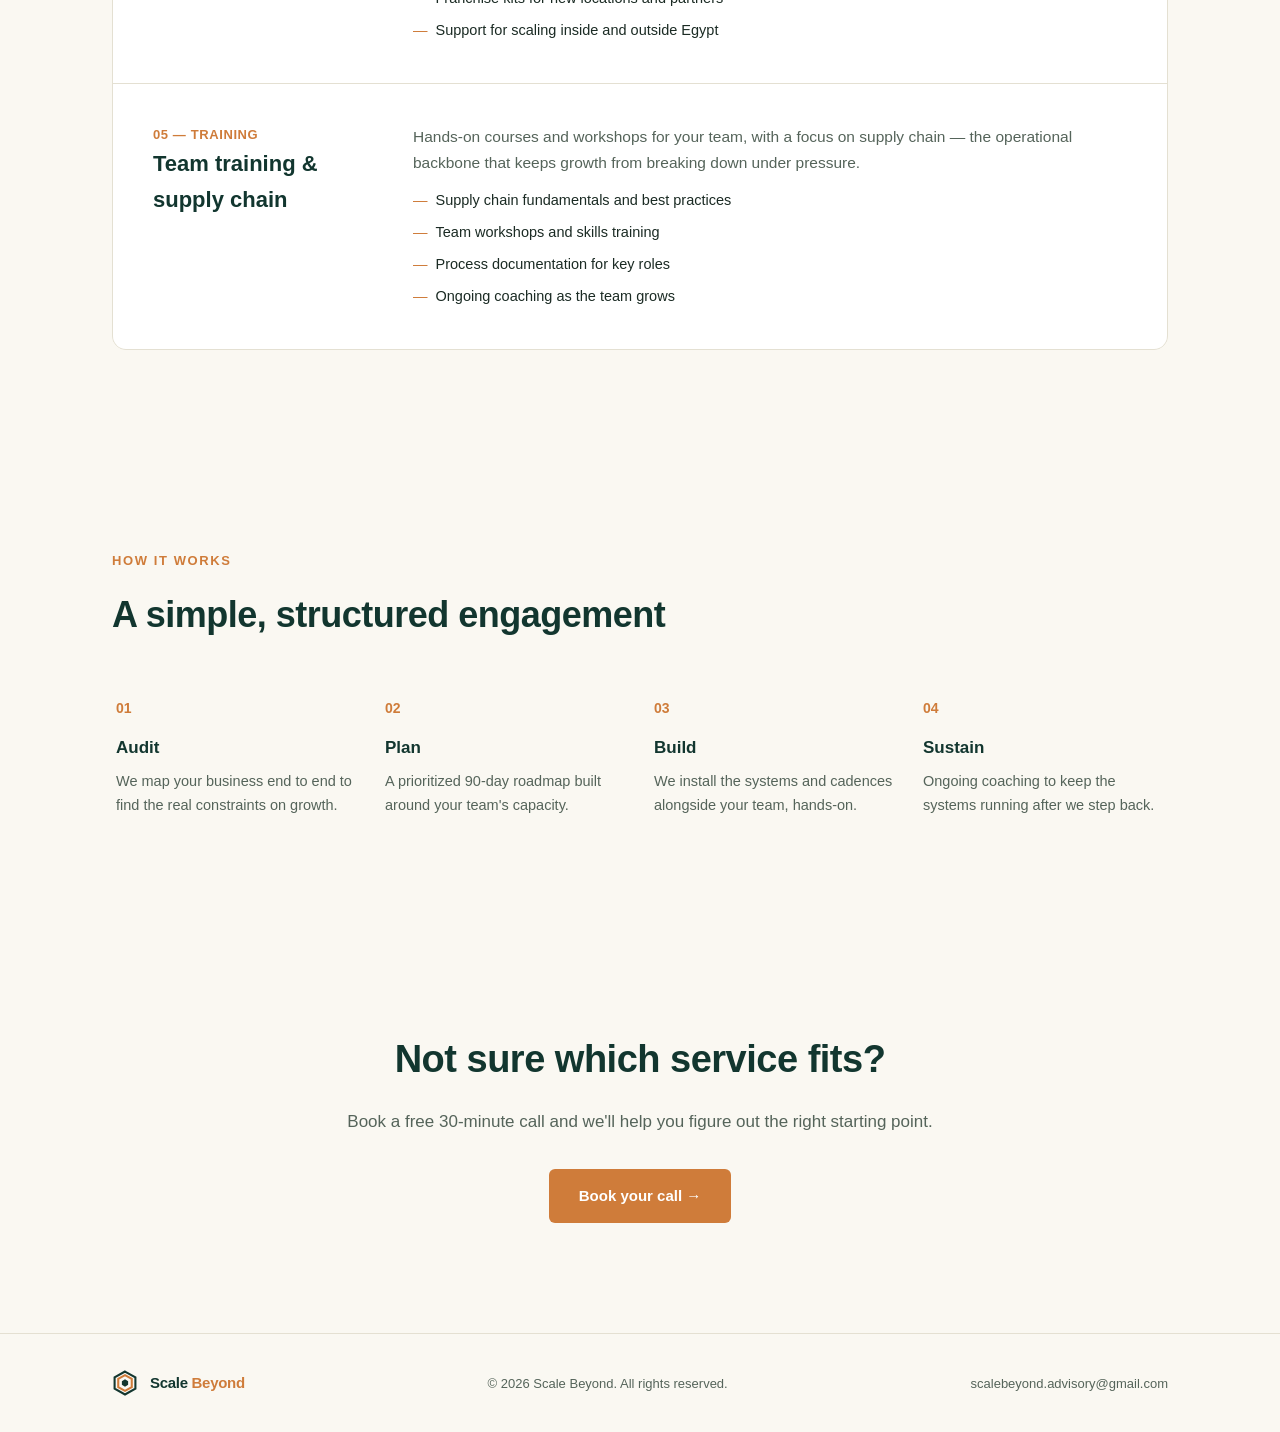
<file: services.html>
<!DOCTYPE html>
<html lang="en">
<head>
<meta charset="UTF-8">
<meta name="viewport" content="width=device-width, initial-scale=1.0">
<title>Services — Scale Beyond</title>
<link rel="stylesheet" href="style.css">
</head>
<body>

<header>
  <div class="wrap nav">
    <a class="brand" href="index.html">
      <svg width="38" height="38" viewBox="0 0 100 100">
        <polygon points="50,6 90,28 90,72 50,94 10,72 10,28" fill="none" stroke="var(--green)" stroke-width="7"/>
        <polygon points="50,20 76,34 76,66 50,80 24,66 24,34" fill="none" stroke="var(--orange)" stroke-width="7"/>
        <polygon points="50,36 62,43 62,57 50,64 38,57 38,43" fill="var(--green)"/>
        <polygon points="26,58 50,71 74,58 74,66 50,79 26,66" fill="var(--sage)"/>
      </svg>
      <div class="brand-text">
        <div class="name">Scale <span class="b">Beyond</span></div>
        <div class="tag">Systems for sustainable growth</div>
      </div>
    </a>
    <ul>
      <li><a href="index.html">Home</a></li>
      <li><a href="services.html" class="active">Services</a></li>
      <li><a href="about.html">About</a></li>
      <li><a href="contact.html">Contact</a></li>
    </ul>
    <a class="btn btn-primary" href="contact.html">Book a call</a>
  </div>
</header>

<section class="page-hero">
  <div class="wrap">
    <div class="kicker">Our services</div>
    <h1>Five engagements. One goal: growth that holds.</h1>
    <p>Every engagement starts with an audit of your business, then a plan built specifically for where you are — with hands-on support to build it.</p>
  </div>
</section>

<section class="services tight">
  <div class="wrap">
    <div class="service-rows">
      <div class="service-row">
        <div>
          <div class="meta">01 — Strategy</div>
          <h3>Growth strategy</h3>
        </div>
        <div>
          <p>A clear, prioritized roadmap for the next 12 months — built around your team's actual capacity, not a generic playbook. We identify the two or three moves that will actually move the business, and cut the rest.</p>
          <ul>
            <li>Full business and market audit</li>
            <li>90-day and 12-month growth roadmap</li>
            <li>Prioritized initiative list with owners and metrics</li>
            <li>Quarterly strategy reviews</li>
          </ul>
        </div>
      </div>
      <div class="service-row">
        <div>
          <div class="meta">02 — Operations</div>
          <h3>Operating systems</h3>
        </div>
        <div>
          <p>We install the metrics, cadences, and accountability structures that let you scale without everything breaking — dashboards, meeting rhythms, and decision-making processes that run without you in the room.</p>
          <ul>
            <li>KPI dashboard and reporting cadence</li>
            <li>Team meeting and review structure</li>
            <li>Delegation and decision-rights mapping</li>
            <li>Hands-on implementation with your team</li>
          </ul>
        </div>
      </div>
      <div class="service-row">
        <div>
          <div class="meta">03 — Coaching</div>
          <h3>Executive coaching</h3>
        </div>
        <div>
          <p>Weekly 1:1 sessions to sharpen decision-making, delegation, and the mindset shifts that come with each new stage of growth — for founders who are the biggest lever and the biggest bottleneck in the business.</p>
          <ul>
            <li>Weekly 1:1 coaching sessions</li>
            <li>Leadership and delegation development</li>
            <li>Direct access between sessions</li>
            <li>Optional leadership-team workshops</li>
          </ul>
        </div>
      </div>
      <div class="service-row">
        <div>
          <div class="meta">04 — Expansion</div>
          <h3>Franchise & expansion systems</h3>
        </div>
        <div>
          <p>The documentation and systems a brand needs to replicate itself reliably — whether opening a second location in Egypt or entering a new market abroad.</p>
          <ul>
            <li>Standard operating procedures (SOPs)</li>
            <li>Training and operations manuals</li>
            <li>Franchise kits for new locations and partners</li>
            <li>Support for scaling inside and outside Egypt</li>
          </ul>
        </div>
      </div>
      <div class="service-row">
        <div>
          <div class="meta">05 — Training</div>
          <h3>Team training & supply chain</h3>
        </div>
        <div>
          <p>Hands-on courses and workshops for your team, with a focus on supply chain — the operational backbone that keeps growth from breaking down under pressure.</p>
          <ul>
            <li>Supply chain fundamentals and best practices</li>
            <li>Team workshops and skills training</li>
            <li>Process documentation for key roles</li>
            <li>Ongoing coaching as the team grows</li>
          </ul>
        </div>
      </div>
    </div>
  </div>
</section>

<section class="process">
  <div class="wrap">
    <div class="section-head">
      <div class="kicker">How it works</div>
      <h2>A simple, structured engagement</h2>
    </div>
    <div class="steps">
      <div class="step">
        <div class="n">01</div>
        <h4>Audit</h4>
        <p>We map your business end to end to find the real constraints on growth.</p>
      </div>
      <div class="step">
        <div class="n">02</div>
        <h4>Plan</h4>
        <p>A prioritized 90-day roadmap built around your team's capacity.</p>
      </div>
      <div class="step">
        <div class="n">03</div>
        <h4>Build</h4>
        <p>We install the systems and cadences alongside your team, hands-on.</p>
      </div>
      <div class="step">
        <div class="n">04</div>
        <h4>Sustain</h4>
        <p>Ongoing coaching to keep the systems running after we step back.</p>
      </div>
    </div>
  </div>
</section>

<section class="cta">
  <div class="wrap">
    <h2>Not sure which service fits?</h2>
    <p>Book a free 30-minute call and we'll help you figure out the right starting point.</p>
    <a class="btn btn-primary" href="contact.html" style="padding:15px 30px; font-size:15px;">Book your call →</a>
  </div>
</section>

<footer>
  <div class="wrap row">
    <a class="brand" href="index.html">
      <svg width="26" height="26" viewBox="0 0 100 100">
        <polygon points="50,6 90,28 90,72 50,94 10,72 10,28" fill="none" stroke="var(--green)" stroke-width="8"/>
        <polygon points="50,20 76,34 76,66 50,80 24,66 24,34" fill="none" stroke="var(--orange)" stroke-width="8"/>
        <polygon points="50,36 62,43 62,57 50,64 38,57 38,43" fill="var(--green)"/>
      </svg>
      <div class="brand-text"><div class="name">Scale <span class="b">Beyond</span></div></div>
    </a>
    <div>© 2026 Scale Beyond. All rights reserved.</div>
    <div>scalebeyond.advisory@gmail.com</div>
  </div>
</footer>

</body>
</html>
</file>
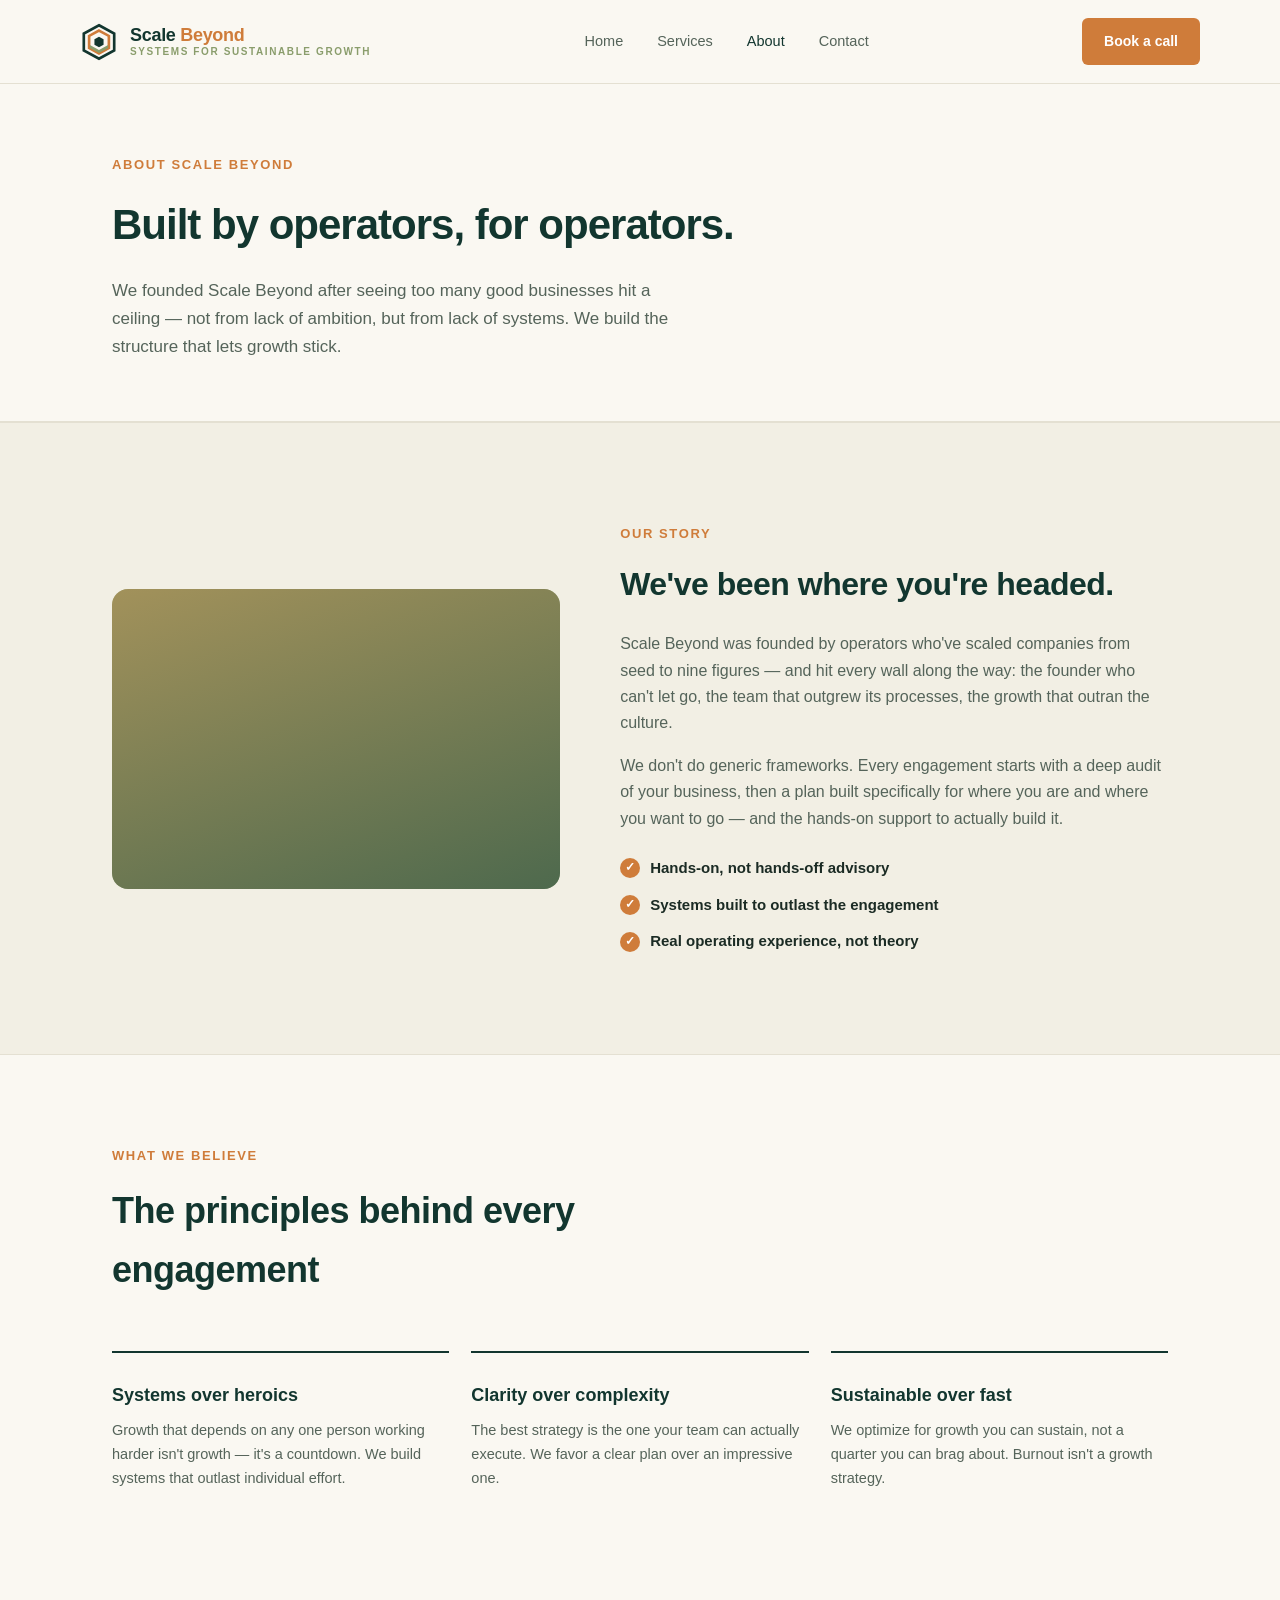
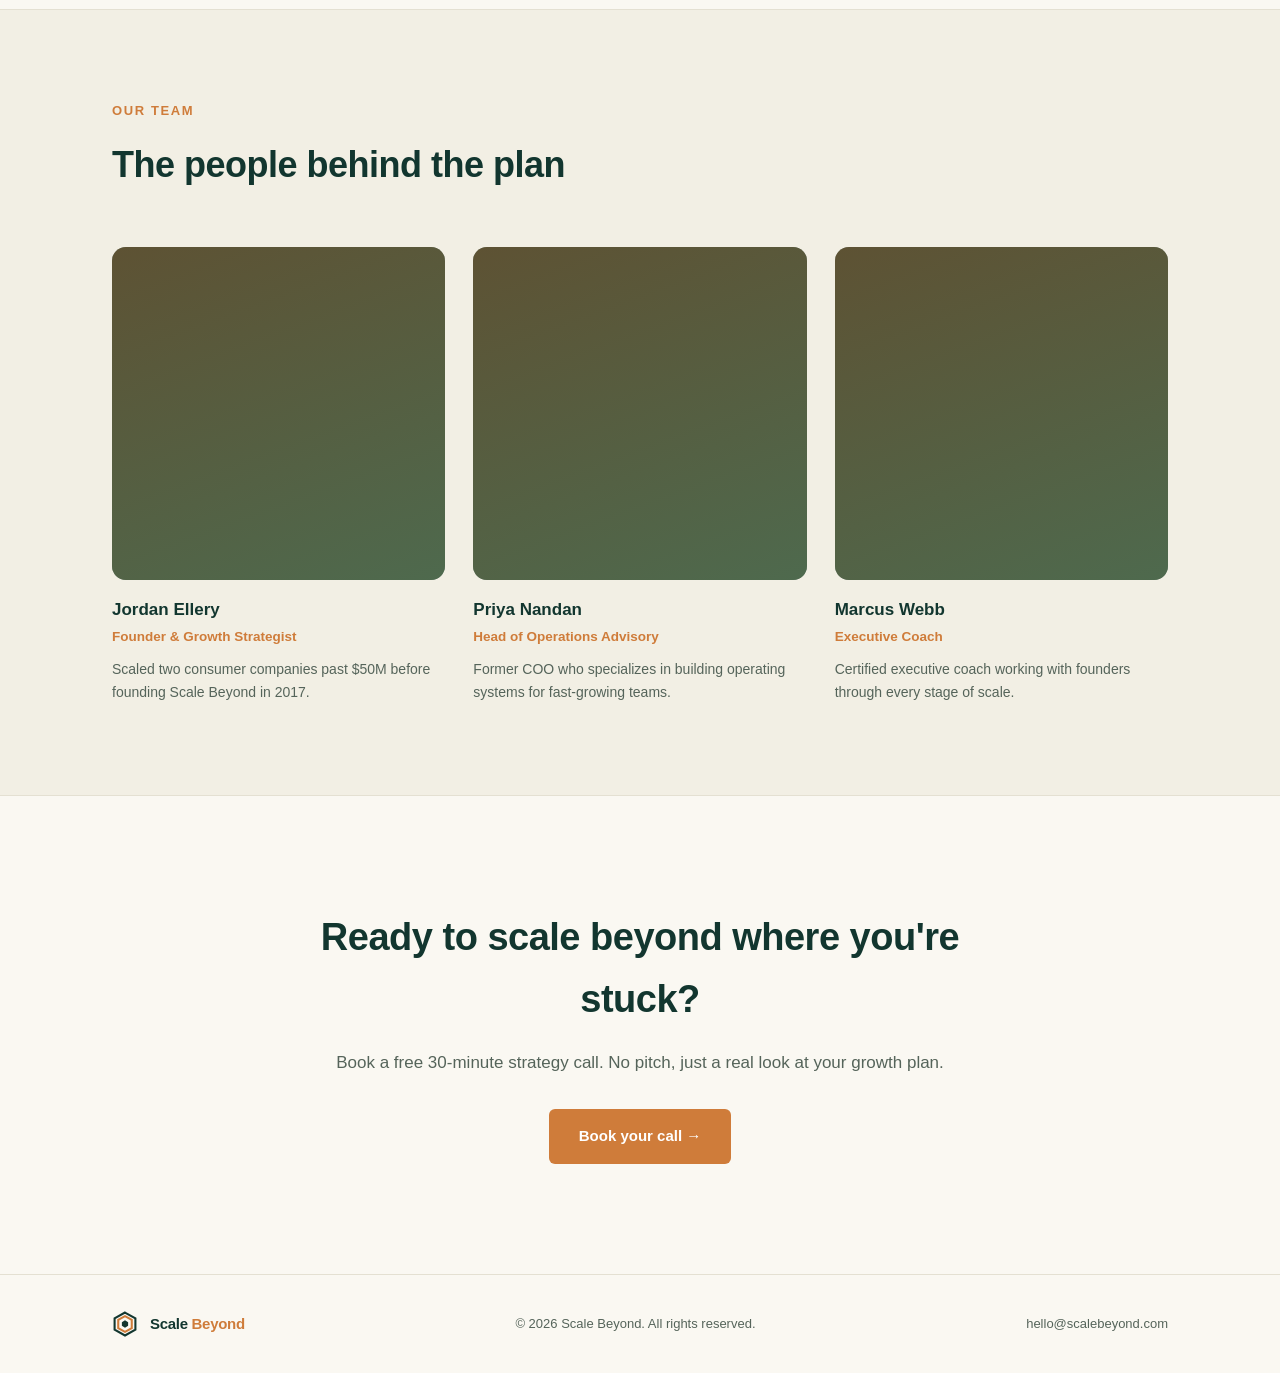
<file: Scale Beyond/about.html>
<!DOCTYPE html>
<html lang="en">
<head>
<meta charset="UTF-8">
<meta name="viewport" content="width=device-width, initial-scale=1.0">
<title>About — Scale Beyond</title>
<link rel="stylesheet" href="style.css">
</head>
<body>

<header>
  <div class="wrap nav">
    <a class="brand" href="index.html">
      <svg width="38" height="38" viewBox="0 0 100 100">
        <polygon points="50,6 90,28 90,72 50,94 10,72 10,28" fill="none" stroke="var(--green)" stroke-width="7"/>
        <polygon points="50,20 76,34 76,66 50,80 24,66 24,34" fill="none" stroke="var(--orange)" stroke-width="7"/>
        <polygon points="50,36 62,43 62,57 50,64 38,57 38,43" fill="var(--green)"/>
        <polygon points="26,58 50,71 74,58 74,66 50,79 26,66" fill="var(--sage)"/>
      </svg>
      <div class="brand-text">
        <div class="name">Scale <span class="b">Beyond</span></div>
        <div class="tag">Systems for sustainable growth</div>
      </div>
    </a>
    <ul>
      <li><a href="index.html">Home</a></li>
      <li><a href="services.html">Services</a></li>
      <li><a href="about.html" class="active">About</a></li>
      <li><a href="contact.html">Contact</a></li>
    </ul>
    <a class="btn btn-primary" href="contact.html">Book a call</a>
  </div>
</header>

<section class="page-hero">
  <div class="wrap">
    <div class="kicker">About Scale Beyond</div>
    <h1>Built by operators, for operators.</h1>
    <p>We founded Scale Beyond after seeing too many good businesses hit a ceiling — not from lack of ambition, but from lack of systems. We build the structure that lets growth stick.</p>
  </div>
</section>

<section class="about">
  <div class="wrap about-grid">
    <div class="about-visual"></div>
    <div>
      <div class="section-head" style="margin-bottom:0;">
        <div class="kicker">Our story</div>
        <h2>We've been where you're headed.</h2>
      </div>
      <p style="margin-top:20px;">Scale Beyond was founded by operators who've scaled companies from seed to nine figures — and hit every wall along the way: the founder who can't let go, the team that outgrew its processes, the growth that outran the culture.</p>
      <p>We don't do generic frameworks. Every engagement starts with a deep audit of your business, then a plan built specifically for where you are and where you want to go — and the hands-on support to actually build it.</p>
      <ul class="checks">
        <li><span class="tick">✓</span> Hands-on, not hands-off advisory</li>
        <li><span class="tick">✓</span> Systems built to outlast the engagement</li>
        <li><span class="tick">✓</span> Real operating experience, not theory</li>
      </ul>
    </div>
  </div>
</section>

<section class="values">
  <div class="wrap">
    <div class="section-head">
      <div class="kicker">What we believe</div>
      <h2>The principles behind every engagement</h2>
    </div>
    <div class="values-grid">
      <div class="value">
        <h4>Systems over heroics</h4>
        <p>Growth that depends on any one person working harder isn't growth — it's a countdown. We build systems that outlast individual effort.</p>
      </div>
      <div class="value">
        <h4>Clarity over complexity</h4>
        <p>The best strategy is the one your team can actually execute. We favor a clear plan over an impressive one.</p>
      </div>
      <div class="value">
        <h4>Sustainable over fast</h4>
        <p>We optimize for growth you can sustain, not a quarter you can brag about. Burnout isn't a growth strategy.</p>
      </div>
    </div>
  </div>
</section>

<section class="team">
  <div class="wrap">
    <div class="section-head">
      <div class="kicker">Our team</div>
      <h2>The people behind the plan</h2>
    </div>
    <div class="team-grid">
      <div class="person">
        <div class="avatar"></div>
        <h4>Jordan Ellery</h4>
        <div class="role">Founder & Growth Strategist</div>
        <p class="bio">Scaled two consumer companies past $50M before founding Scale Beyond in 2017.</p>
      </div>
      <div class="person">
        <div class="avatar"></div>
        <h4>Priya Nandan</h4>
        <div class="role">Head of Operations Advisory</div>
        <p class="bio">Former COO who specializes in building operating systems for fast-growing teams.</p>
      </div>
      <div class="person">
        <div class="avatar"></div>
        <h4>Marcus Webb</h4>
        <div class="role">Executive Coach</div>
        <p class="bio">Certified executive coach working with founders through every stage of scale.</p>
      </div>
    </div>
  </div>
</section>

<section class="cta">
  <div class="wrap">
    <h2>Ready to scale beyond where you're stuck?</h2>
    <p>Book a free 30-minute strategy call. No pitch, just a real look at your growth plan.</p>
    <a class="btn btn-primary" href="contact.html" style="padding:15px 30px; font-size:15px;">Book your call →</a>
  </div>
</section>

<footer>
  <div class="wrap row">
    <a class="brand" href="index.html">
      <svg width="26" height="26" viewBox="0 0 100 100">
        <polygon points="50,6 90,28 90,72 50,94 10,72 10,28" fill="none" stroke="var(--green)" stroke-width="8"/>
        <polygon points="50,20 76,34 76,66 50,80 24,66 24,34" fill="none" stroke="var(--orange)" stroke-width="8"/>
        <polygon points="50,36 62,43 62,57 50,64 38,57 38,43" fill="var(--green)"/>
      </svg>
      <div class="brand-text"><div class="name">Scale <span class="b">Beyond</span></div></div>
    </a>
    <div>© 2026 Scale Beyond. All rights reserved.</div>
    <div>hello@scalebeyond.com</div>
  </div>
</footer>

</body>
</html>
</file>
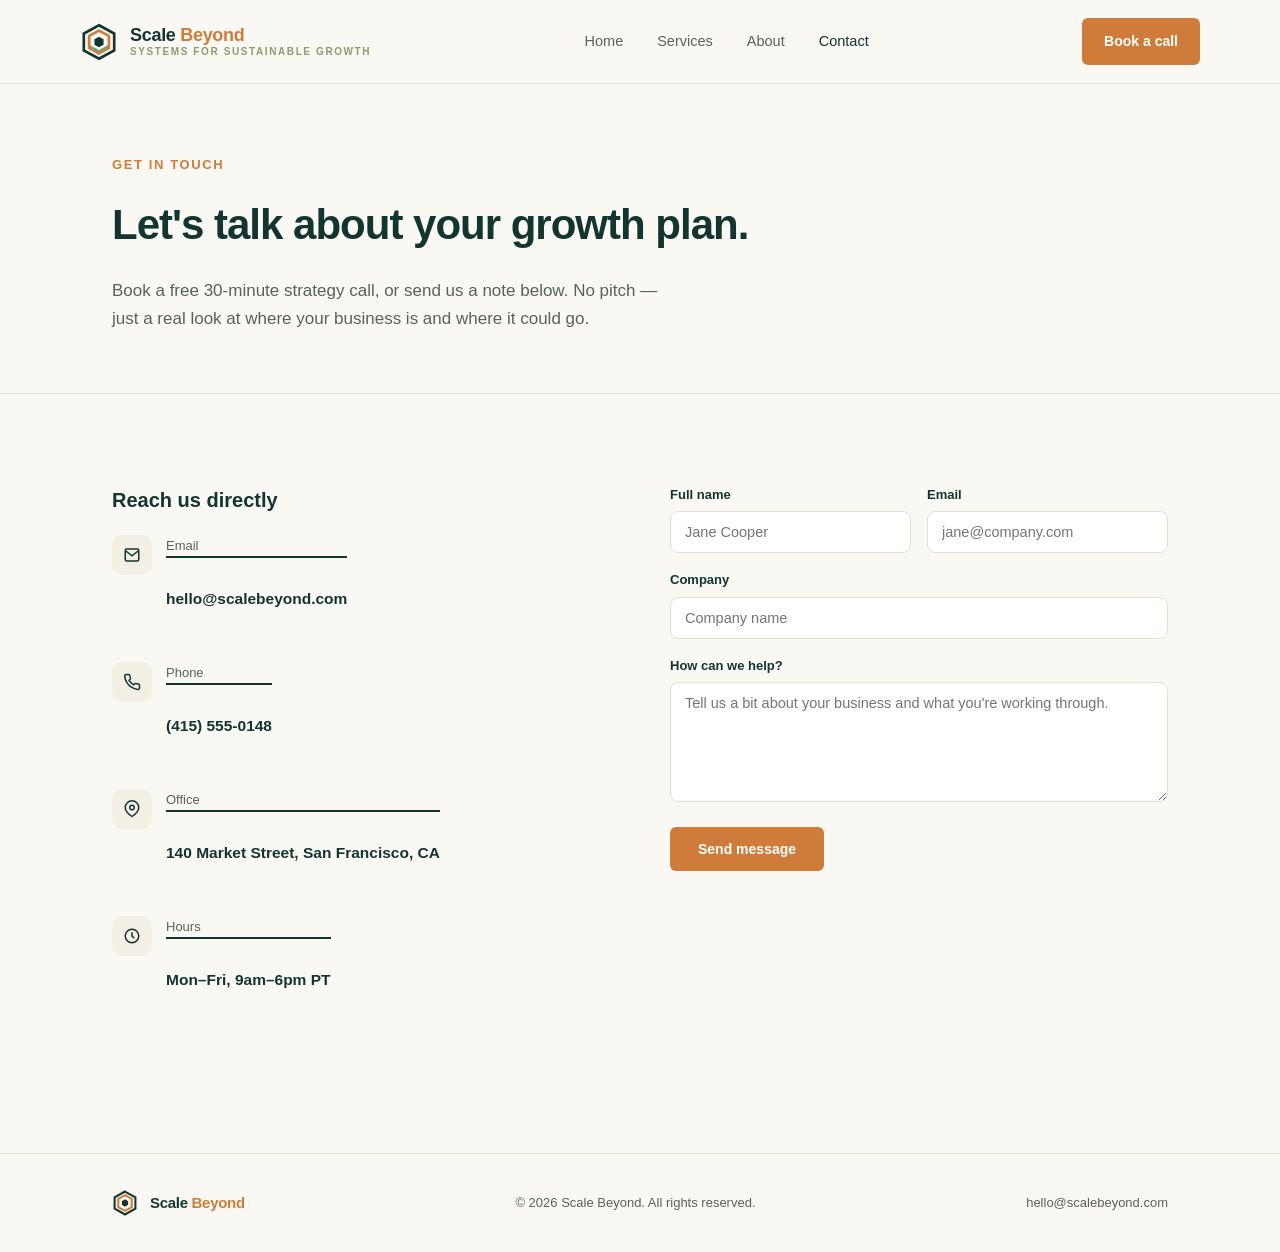
<file: Scale Beyond/contact.html>
<!DOCTYPE html>
<html lang="en">
<head>
<meta charset="UTF-8">
<meta name="viewport" content="width=device-width, initial-scale=1.0">
<title>Contact — Scale Beyond</title>
<link rel="stylesheet" href="style.css">
</head>
<body>

<header>
  <div class="wrap nav">
    <a class="brand" href="index.html">
      <svg width="38" height="38" viewBox="0 0 100 100">
        <polygon points="50,6 90,28 90,72 50,94 10,72 10,28" fill="none" stroke="var(--green)" stroke-width="7"/>
        <polygon points="50,20 76,34 76,66 50,80 24,66 24,34" fill="none" stroke="var(--orange)" stroke-width="7"/>
        <polygon points="50,36 62,43 62,57 50,64 38,57 38,43" fill="var(--green)"/>
        <polygon points="26,58 50,71 74,58 74,66 50,79 26,66" fill="var(--sage)"/>
      </svg>
      <div class="brand-text">
        <div class="name">Scale <span class="b">Beyond</span></div>
        <div class="tag">Systems for sustainable growth</div>
      </div>
    </a>
    <ul>
      <li><a href="index.html">Home</a></li>
      <li><a href="services.html">Services</a></li>
      <li><a href="about.html">About</a></li>
      <li><a href="contact.html" class="active">Contact</a></li>
    </ul>
    <a class="btn btn-primary" href="contact.html">Book a call</a>
  </div>
</header>

<section class="page-hero">
  <div class="wrap">
    <div class="kicker">Get in touch</div>
    <h1>Let's talk about your growth plan.</h1>
    <p>Book a free 30-minute strategy call, or send us a note below. No pitch — just a real look at where your business is and where it could go.</p>
  </div>
</section>

<section class="contact-wrap">
  <div class="wrap contact-grid">
    <div class="contact-info">
      <h3>Reach us directly</h3>
      <div class="item">
        <div class="ic"><svg viewBox="0 0 24 24" fill="none" stroke="var(--green)" stroke-width="2"><path d="M3 6l9 7 9-7"/><rect x="3" y="4" width="18" height="16" rx="2"/></svg></div>
        <div>
          <div class="label">Email</div>
          <div class="value">hello@scalebeyond.com</div>
        </div>
      </div>
      <div class="item">
        <div class="ic"><svg viewBox="0 0 24 24" fill="none" stroke="var(--green)" stroke-width="2"><path d="M22 16.9v3a2 2 0 0 1-2.2 2 19.8 19.8 0 0 1-8.6-3 19.5 19.5 0 0 1-6-6 19.8 19.8 0 0 1-3-8.7A2 2 0 0 1 4.2 2h3a2 2 0 0 1 2 1.7c.1.9.3 1.8.6 2.7a2 2 0 0 1-.4 2.1L8.1 9.8a16 16 0 0 0 6 6l1.3-1.3a2 2 0 0 1 2.1-.4c.9.3 1.8.5 2.7.6a2 2 0 0 1 1.8 2.2z"/></svg></div>
        <div>
          <div class="label">Phone</div>
          <div class="value">(415) 555-0148</div>
        </div>
      </div>
      <div class="item">
        <div class="ic"><svg viewBox="0 0 24 24" fill="none" stroke="var(--green)" stroke-width="2"><path d="M21 10c0 6-9 12-9 12s-9-6-9-12a9 9 0 0 1 18 0z"/><circle cx="12" cy="10" r="3"/></svg></div>
        <div>
          <div class="label">Office</div>
          <div class="value">140 Market Street, San Francisco, CA</div>
        </div>
      </div>
      <div class="item">
        <div class="ic"><svg viewBox="0 0 24 24" fill="none" stroke="var(--green)" stroke-width="2"><circle cx="12" cy="12" r="9"/><path d="M12 7v5l3 3"/></svg></div>
        <div>
          <div class="label">Hours</div>
          <div class="value">Mon–Fri, 9am–6pm PT</div>
        </div>
      </div>
    </div>

    <form class="contact-form" onsubmit="event.preventDefault(); alert('Thanks — we will be in touch shortly.');">
      <div class="row2">
        <div>
          <label for="name">Full name</label>
          <input type="text" id="name" placeholder="Jane Cooper" required>
        </div>
        <div>
          <label for="email">Email</label>
          <input type="email" id="email" placeholder="jane@company.com" required>
        </div>
      </div>
      <div>
        <label for="company">Company</label>
        <input type="text" id="company" placeholder="Company name">
      </div>
      <div>
        <label for="message">How can we help?</label>
        <textarea id="message" placeholder="Tell us a bit about your business and what you're working through." required></textarea>
      </div>
      <button type="submit" class="btn btn-primary" style="width:fit-content; padding:14px 28px;">Send message</button>
    </form>
  </div>
</section>

<footer>
  <div class="wrap row">
    <a class="brand" href="index.html">
      <svg width="26" height="26" viewBox="0 0 100 100">
        <polygon points="50,6 90,28 90,72 50,94 10,72 10,28" fill="none" stroke="var(--green)" stroke-width="8"/>
        <polygon points="50,20 76,34 76,66 50,80 24,66 24,34" fill="none" stroke="var(--orange)" stroke-width="8"/>
        <polygon points="50,36 62,43 62,57 50,64 38,57 38,43" fill="var(--green)"/>
      </svg>
      <div class="brand-text"><div class="name">Scale <span class="b">Beyond</span></div></div>
    </a>
    <div>© 2026 Scale Beyond. All rights reserved.</div>
    <div>hello@scalebeyond.com</div>
  </div>
</footer>

</body>
</html>
</file>
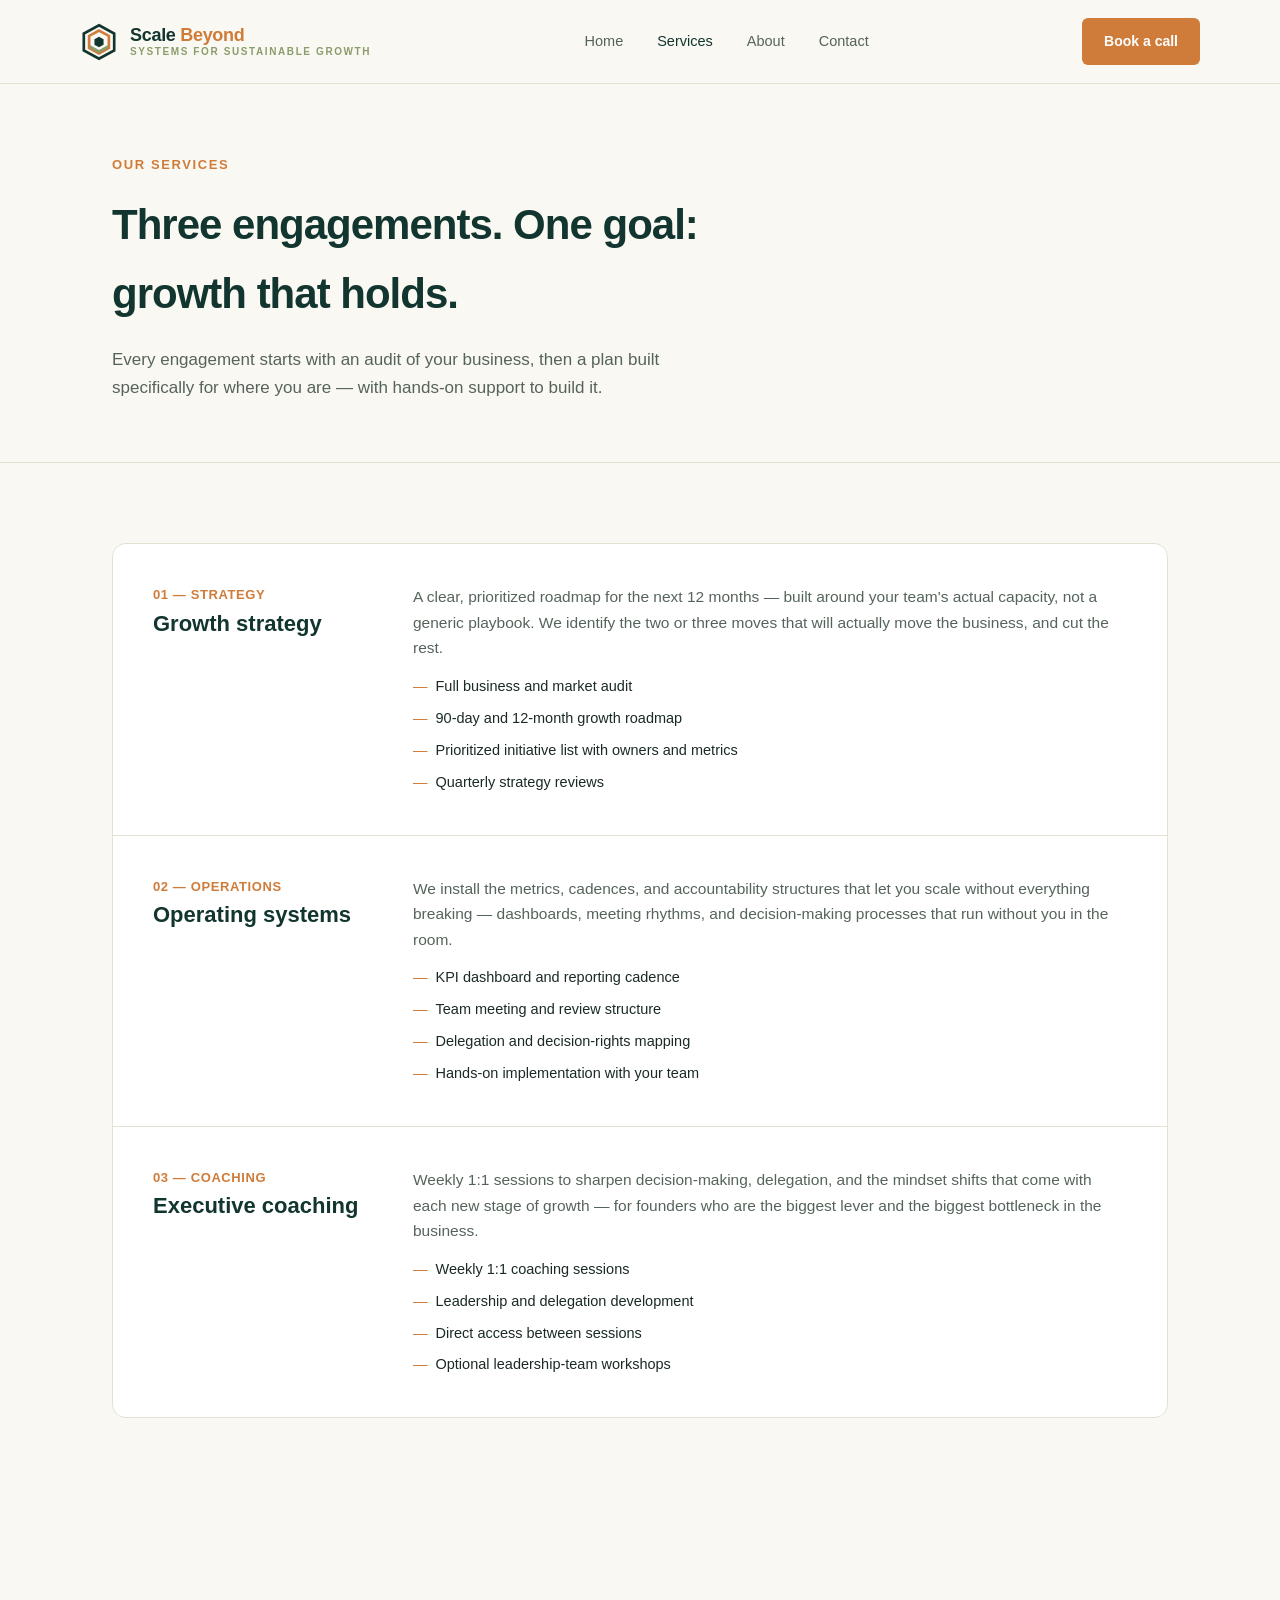
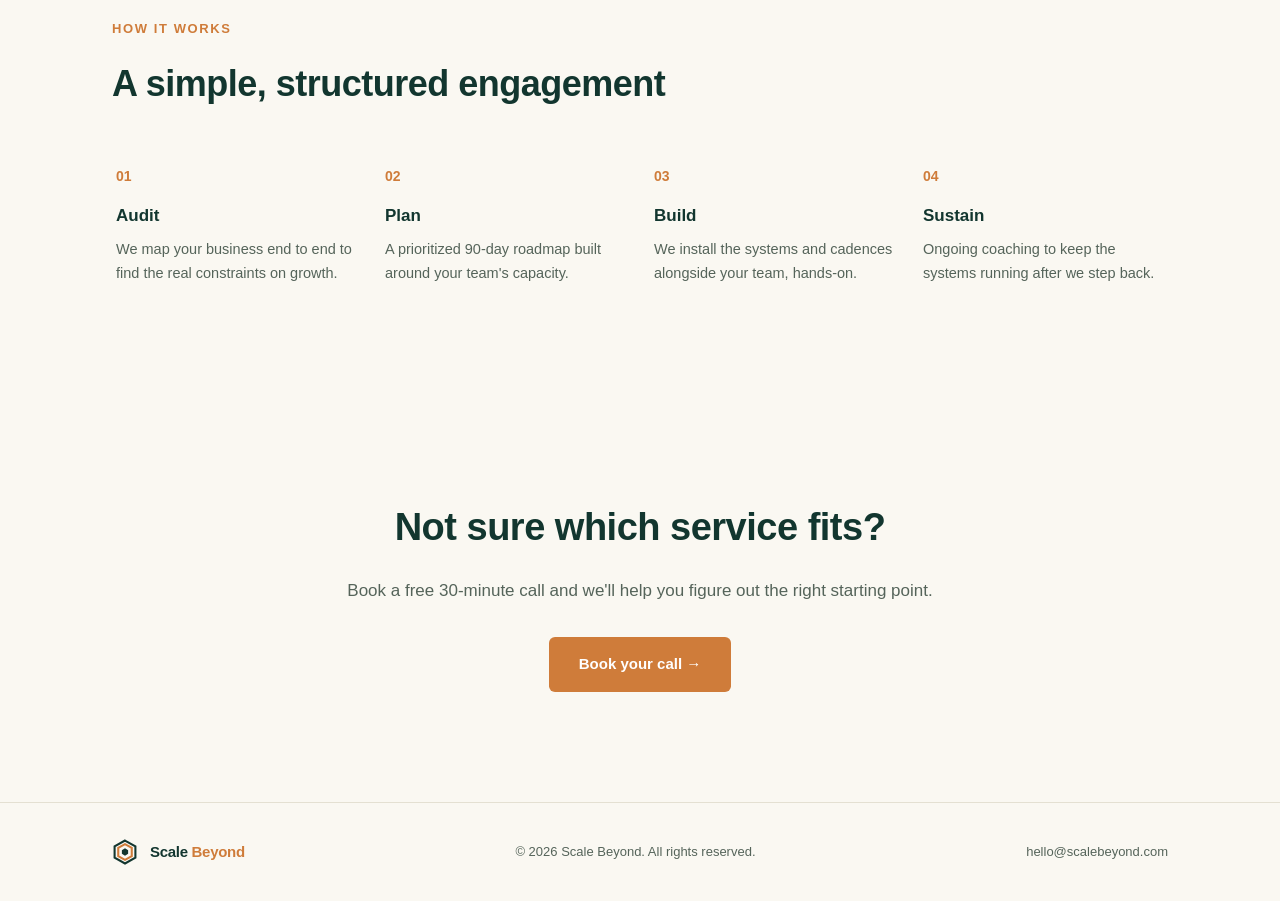
<file: Scale Beyond/services.html>
<!DOCTYPE html>
<html lang="en">
<head>
<meta charset="UTF-8">
<meta name="viewport" content="width=device-width, initial-scale=1.0">
<title>Services — Scale Beyond</title>
<link rel="stylesheet" href="style.css">
</head>
<body>

<header>
  <div class="wrap nav">
    <a class="brand" href="index.html">
      <svg width="38" height="38" viewBox="0 0 100 100">
        <polygon points="50,6 90,28 90,72 50,94 10,72 10,28" fill="none" stroke="var(--green)" stroke-width="7"/>
        <polygon points="50,20 76,34 76,66 50,80 24,66 24,34" fill="none" stroke="var(--orange)" stroke-width="7"/>
        <polygon points="50,36 62,43 62,57 50,64 38,57 38,43" fill="var(--green)"/>
        <polygon points="26,58 50,71 74,58 74,66 50,79 26,66" fill="var(--sage)"/>
      </svg>
      <div class="brand-text">
        <div class="name">Scale <span class="b">Beyond</span></div>
        <div class="tag">Systems for sustainable growth</div>
      </div>
    </a>
    <ul>
      <li><a href="index.html">Home</a></li>
      <li><a href="services.html" class="active">Services</a></li>
      <li><a href="about.html">About</a></li>
      <li><a href="contact.html">Contact</a></li>
    </ul>
    <a class="btn btn-primary" href="contact.html">Book a call</a>
  </div>
</header>

<section class="page-hero">
  <div class="wrap">
    <div class="kicker">Our services</div>
    <h1>Three engagements. One goal: growth that holds.</h1>
    <p>Every engagement starts with an audit of your business, then a plan built specifically for where you are — with hands-on support to build it.</p>
  </div>
</section>

<section class="services tight">
  <div class="wrap">
    <div class="service-rows">
      <div class="service-row">
        <div>
          <div class="meta">01 — Strategy</div>
          <h3>Growth strategy</h3>
        </div>
        <div>
          <p>A clear, prioritized roadmap for the next 12 months — built around your team's actual capacity, not a generic playbook. We identify the two or three moves that will actually move the business, and cut the rest.</p>
          <ul>
            <li>Full business and market audit</li>
            <li>90-day and 12-month growth roadmap</li>
            <li>Prioritized initiative list with owners and metrics</li>
            <li>Quarterly strategy reviews</li>
          </ul>
        </div>
      </div>
      <div class="service-row">
        <div>
          <div class="meta">02 — Operations</div>
          <h3>Operating systems</h3>
        </div>
        <div>
          <p>We install the metrics, cadences, and accountability structures that let you scale without everything breaking — dashboards, meeting rhythms, and decision-making processes that run without you in the room.</p>
          <ul>
            <li>KPI dashboard and reporting cadence</li>
            <li>Team meeting and review structure</li>
            <li>Delegation and decision-rights mapping</li>
            <li>Hands-on implementation with your team</li>
          </ul>
        </div>
      </div>
      <div class="service-row">
        <div>
          <div class="meta">03 — Coaching</div>
          <h3>Executive coaching</h3>
        </div>
        <div>
          <p>Weekly 1:1 sessions to sharpen decision-making, delegation, and the mindset shifts that come with each new stage of growth — for founders who are the biggest lever and the biggest bottleneck in the business.</p>
          <ul>
            <li>Weekly 1:1 coaching sessions</li>
            <li>Leadership and delegation development</li>
            <li>Direct access between sessions</li>
            <li>Optional leadership-team workshops</li>
          </ul>
        </div>
      </div>
    </div>
  </div>
</section>

<section class="process">
  <div class="wrap">
    <div class="section-head">
      <div class="kicker">How it works</div>
      <h2>A simple, structured engagement</h2>
    </div>
    <div class="steps">
      <div class="step">
        <div class="n">01</div>
        <h4>Audit</h4>
        <p>We map your business end to end to find the real constraints on growth.</p>
      </div>
      <div class="step">
        <div class="n">02</div>
        <h4>Plan</h4>
        <p>A prioritized 90-day roadmap built around your team's capacity.</p>
      </div>
      <div class="step">
        <div class="n">03</div>
        <h4>Build</h4>
        <p>We install the systems and cadences alongside your team, hands-on.</p>
      </div>
      <div class="step">
        <div class="n">04</div>
        <h4>Sustain</h4>
        <p>Ongoing coaching to keep the systems running after we step back.</p>
      </div>
    </div>
  </div>
</section>

<section class="cta">
  <div class="wrap">
    <h2>Not sure which service fits?</h2>
    <p>Book a free 30-minute call and we'll help you figure out the right starting point.</p>
    <a class="btn btn-primary" href="contact.html" style="padding:15px 30px; font-size:15px;">Book your call →</a>
  </div>
</section>

<footer>
  <div class="wrap row">
    <a class="brand" href="index.html">
      <svg width="26" height="26" viewBox="0 0 100 100">
        <polygon points="50,6 90,28 90,72 50,94 10,72 10,28" fill="none" stroke="var(--green)" stroke-width="8"/>
        <polygon points="50,20 76,34 76,66 50,80 24,66 24,34" fill="none" stroke="var(--orange)" stroke-width="8"/>
        <polygon points="50,36 62,43 62,57 50,64 38,57 38,43" fill="var(--green)"/>
      </svg>
      <div class="brand-text"><div class="name">Scale <span class="b">Beyond</span></div></div>
    </a>
    <div>© 2026 Scale Beyond. All rights reserved.</div>
    <div>hello@scalebeyond.com</div>
  </div>
</footer>

</body>
</html>
</file>
<file: style.css>
:root {
  --green: #12362f;
  --green-deep: #0c2620;
  --orange: #cf7c3a;
  --orange-dark: #b3672c;
  --sage: #8a9d6c;
  --cream: #faf8f2;
  --cream-2: #f2efe4;
  --text: #1b2b24;
  --text-2: #55645a;
  --border: #e4e0d2;
}
* { margin:0; padding:0; box-sizing:border-box; }
body { font-family: 'Helvetica Neue', Arial, sans-serif; background:var(--cream); color:var(--text); line-height:1.65; }
a { color:inherit; text-decoration:none; }
img, svg { display:block; }
.wrap { max-width:1120px; margin:0 auto; padding:0 32px; }
ul { list-style:none; }

/* header */
header { position:sticky; top:0; z-index:20; background:rgba(250,248,242,0.94); backdrop-filter:blur(6px); border-bottom:1px solid var(--border); }
.nav { display:flex; justify-content:space-between; align-items:center; padding:18px 0; }
.brand { display:flex; align-items:center; gap:12px; }
.brand-text { line-height:1.2; }
.brand-text .name { font-size:18px; font-weight:700; color:var(--green); letter-spacing:-0.3px; }
.brand-text .name .b { color:var(--orange); }
.brand-text .tag { font-size:10px; letter-spacing:1.6px; text-transform:uppercase; color:var(--sage); font-weight:600; }
.nav ul { display:flex; gap:34px; font-size:14.5px; color:var(--text-2); }
.nav ul a:hover, .nav ul a.active { color:var(--green); }
.btn { display:inline-block; padding:12px 22px; border-radius:6px; font-weight:600; font-size:14px; border:none; cursor:pointer; font-family:inherit; }
.btn-primary { background:var(--orange); color:#fff; }
.btn-primary:hover { background:var(--orange-dark); }
.btn-outline { border:1.5px solid var(--green); color:var(--green); background:transparent; }

/* generic page hero (inner pages) */
.page-hero { padding:70px 0 60px; border-bottom:1px solid var(--border); }
.page-hero .kicker { color:var(--orange); font-size:13px; letter-spacing:1.6px; text-transform:uppercase; font-weight:700; margin-bottom:14px; }
.page-hero h1 { font-size:42px; font-weight:700; color:var(--green); letter-spacing:-1px; max-width:680px; }
.page-hero p { font-size:17px; color:var(--text-2); margin-top:18px; max-width:560px; }

/* hero (home) */
.hero { padding:96px 0 90px; }
.hero .grid { display:grid; grid-template-columns:1.05fr 0.95fr; gap:64px; align-items:center; }
.eyebrow { display:inline-flex; align-items:center; gap:8px; background:var(--cream-2); border:1px solid var(--border); color:var(--green); font-size:12.5px; font-weight:700; letter-spacing:0.8px; text-transform:uppercase; padding:7px 14px; border-radius:30px; margin-bottom:24px; }
.eyebrow .dot { width:6px; height:6px; border-radius:50%; background:var(--orange); }
.hero h1 { font-size:50px; font-weight:700; line-height:1.14; letter-spacing:-1px; color:var(--green); }
.hero h1 .accent { color:var(--orange); }
.hero p { font-size:18px; color:var(--text-2); margin:24px 0 34px; max-width:480px; }
.hero .actions { display:flex; gap:14px; }
.hero-visual { background:var(--green); border-radius:20px; height:360px; display:flex; align-items:center; justify-content:center; position:relative; overflow:hidden; }
.hero-visual .ring { position:absolute; border-radius:50%; border:1px solid rgba(255,255,255,0.08); }
.hero-visual .ring.r1 { width:460px; height:460px; }
.hero-visual .ring.r2 { width:320px; height:320px; }

/* stat bar */
.stats { padding:44px 0; border-top:1px solid var(--border); border-bottom:1px solid var(--border); }
.stats .row { display:grid; grid-template-columns:repeat(4,1fr); gap:24px; text-align:center; }
.stats .num { font-size:32px; font-weight:700; color:var(--green); }
.stats .num .b { color:var(--orange); }
.stats .label { font-size:13px; color:var(--text-2); margin-top:6px; }

/* section head */
.section-head { max-width:600px; margin-bottom:52px; }
.section-head .kicker { color:var(--orange); font-size:13px; letter-spacing:1.6px; text-transform:uppercase; font-weight:700; margin-bottom:14px; }
.section-head h2 { font-size:36px; font-weight:700; color:var(--green); letter-spacing:-0.5px; }
.section-head p { color:var(--text-2); font-size:16px; margin-top:14px; }

/* services cards */
.services { padding:100px 0; }
.services.tight { padding-top:80px; }
.cards { display:grid; grid-template-columns:repeat(auto-fit, minmax(240px, 1fr)); gap:22px; }
.card { background:#fff; border:1px solid var(--border); border-radius:14px; padding:32px 28px; }
.card .icon { width:48px; height:48px; border-radius:10px; background:var(--cream-2); display:flex; align-items:center; justify-content:center; margin-bottom:20px; }
.card .icon svg { width:22px; height:22px; }
.card h3 { font-size:19px; font-weight:700; color:var(--green); margin-bottom:10px; }
.card p { font-size:15px; color:var(--text-2); }
.card .price { margin-top:18px; font-size:13px; color:var(--orange); font-weight:700; }

/* service detail rows */
.service-rows { display:flex; flex-direction:column; gap:1px; background:var(--border); border:1px solid var(--border); border-radius:14px; overflow:hidden; }
.service-row { background:#fff; padding:40px; display:grid; grid-template-columns:220px 1fr; gap:40px; }
.service-row h3 { font-size:22px; font-weight:700; color:var(--green); margin-bottom:6px; }
.service-row .meta { font-size:13px; color:var(--orange); font-weight:700; text-transform:uppercase; letter-spacing:0.6px; }
.service-row p { color:var(--text-2); font-size:15.5px; margin-bottom:14px; }
.service-row ul { display:flex; flex-direction:column; gap:8px; }
.service-row ul li { font-size:14.5px; color:var(--text); display:flex; gap:8px; align-items:flex-start; }
.service-row ul li::before { content:"—"; color:var(--orange); flex-shrink:0; }

/* about */
.about { padding:100px 0; background:var(--cream-2); border-top:1px solid var(--border); border-bottom:1px solid var(--border); }
.about-grid { display:grid; grid-template-columns:0.9fr 1.1fr; gap:60px; align-items:center; }
.about-visual { background:var(--sage); border-radius:16px; height:300px; position:relative; overflow:hidden; }
.about-visual::after { content:""; position:absolute; inset:0; background:linear-gradient(160deg, rgba(207,124,58,0.35), rgba(18,54,47,0.5)); }
.about h2 { font-size:32px; font-weight:700; color:var(--green); margin-bottom:20px; letter-spacing:-0.5px; }
.about p { color:var(--text-2); font-size:16px; margin-bottom:16px; }
.about .checks { margin-top:24px; display:flex; flex-direction:column; gap:12px; }
.about .checks li { display:flex; align-items:center; gap:10px; font-size:15px; color:var(--text); font-weight:600; }
.about .checks .tick { width:20px; height:20px; border-radius:50%; background:var(--orange); color:#fff; font-size:12px; display:flex; align-items:center; justify-content:center; flex-shrink:0; }

/* values grid (about page) */
.values { padding:90px 0; }
.values-grid { display:grid; grid-template-columns:repeat(3,1fr); gap:22px; }
.value { padding:28px 0; border-top:2px solid var(--green); }
.value h4 { font-size:18px; font-weight:700; color:var(--green); margin-bottom:8px; }
.value p { font-size:14.5px; color:var(--text-2); }

/* team */
.team { padding:90px 0; background:var(--cream-2); border-top:1px solid var(--border); border-bottom:1px solid var(--border); }
.team-grid { display:grid; grid-template-columns:repeat(3,1fr); gap:28px; }
.person .avatar { width:100%; aspect-ratio:1; border-radius:14px; background:var(--green); margin-bottom:16px; position:relative; overflow:hidden; }
.person .avatar::after { content:""; position:absolute; inset:0; background:linear-gradient(160deg, rgba(207,124,58,0.4), rgba(138,157,108,0.5)); }
.person h4 { font-size:17px; font-weight:700; color:var(--green); }
.person .role { font-size:13.5px; color:var(--orange); font-weight:600; margin-top:2px; margin-bottom:10px; }
.person p.bio { font-size:14px; color:var(--text-2); }

/* process */
.process { padding:100px 0; }
.steps { display:grid; grid-template-columns:repeat(4,1fr); gap:20px; }
.step { padding:0 4px; }
.step .n { font-size:14px; font-weight:700; color:var(--orange); margin-bottom:14px; }
.step h4 { font-size:17px; font-weight:700; color:var(--green); margin-bottom:8px; }
.step p { font-size:14.5px; color:var(--text-2); }

/* testimonial */
.testimonial { padding:90px 0; background:var(--green); color:#fff; }
.testimonial .wrap { text-align:center; max-width:720px; }
.testimonial blockquote { font-size:26px; font-weight:400; line-height:1.5; }
.testimonial .who { margin-top:28px; font-size:14px; color:var(--sage); font-weight:600; }

/* cta */
.cta { padding:110px 0; text-align:center; }
.cta h2 { font-size:38px; font-weight:700; color:var(--green); max-width:640px; margin:0 auto 18px; letter-spacing:-0.5px; }
.cta p { color:var(--text-2); font-size:17px; margin-bottom:32px; }

/* contact page */
.contact-wrap { padding:90px 0 110px; }
.contact-grid { display:grid; grid-template-columns:1fr 1fr; gap:60px; }
.contact-info h3 { font-size:20px; font-weight:700; color:var(--green); margin-bottom:18px; }
.contact-info .item { display:flex; gap:14px; margin-bottom:22px; }
.contact-info .item .ic { width:40px; height:40px; border-radius:10px; background:var(--cream-2); display:flex; align-items:center; justify-content:center; flex-shrink:0; }
.contact-info .item .ic svg { width:18px; height:18px; }
.contact-info .item .label { font-size:13px; color:var(--text-2); }
.contact-info .item .value { font-size:15.5px; font-weight:600; color:var(--green); }
form.contact-form { display:flex; flex-direction:column; gap:16px; }
.contact-form label { font-size:13px; font-weight:700; color:var(--green); margin-bottom:6px; display:block; }
.contact-form input, .contact-form textarea { width:100%; padding:12px 14px; border:1px solid var(--border); border-radius:8px; font-size:14.5px; font-family:inherit; background:#fff; color:var(--text); }
.contact-form input:focus, .contact-form textarea:focus { outline:none; border-color:var(--orange); }
.contact-form textarea { resize:vertical; min-height:120px; }
.contact-form .row2 { display:grid; grid-template-columns:1fr 1fr; gap:16px; }

/* footer */
footer { border-top:1px solid var(--border); padding:36px 0; }
footer .row { display:flex; justify-content:space-between; align-items:center; font-size:13px; color:var(--text-2); }
footer .brand-text .name { font-size:15px; }

@media (max-width:860px) {
  .nav ul { display:none; }
  .hero .grid, .about-grid, .contact-grid { grid-template-columns:1fr; }
  .hero h1, .page-hero h1 { font-size:34px; }
  .cards, .steps, .stats .row, .values-grid, .team-grid { grid-template-columns:repeat(2,1fr); }
  .service-row { grid-template-columns:1fr; }
  .contact-form .row2 { grid-template-columns:1fr; }
}
</file>
<file: Scale Beyond/style.css>
:root {
  --green: #12362f;
  --green-deep: #0c2620;
  --orange: #cf7c3a;
  --orange-dark: #b3672c;
  --sage: #8a9d6c;
  --cream: #faf8f2;
  --cream-2: #f2efe4;
  --text: #1b2b24;
  --text-2: #55645a;
  --border: #e4e0d2;
}
* { margin:0; padding:0; box-sizing:border-box; }
body { font-family: 'Helvetica Neue', Arial, sans-serif; background:var(--cream); color:var(--text); line-height:1.65; }
a { color:inherit; text-decoration:none; }
img, svg { display:block; }
.wrap { max-width:1120px; margin:0 auto; padding:0 32px; }
ul { list-style:none; }

/* header */
header { position:sticky; top:0; z-index:20; background:rgba(250,248,242,0.94); backdrop-filter:blur(6px); border-bottom:1px solid var(--border); }
.nav { display:flex; justify-content:space-between; align-items:center; padding:18px 0; }
.brand { display:flex; align-items:center; gap:12px; }
.brand-text { line-height:1.2; }
.brand-text .name { font-size:18px; font-weight:700; color:var(--green); letter-spacing:-0.3px; }
.brand-text .name .b { color:var(--orange); }
.brand-text .tag { font-size:10px; letter-spacing:1.6px; text-transform:uppercase; color:var(--sage); font-weight:600; }
.nav ul { display:flex; gap:34px; font-size:14.5px; color:var(--text-2); }
.nav ul a:hover, .nav ul a.active { color:var(--green); }
.btn { display:inline-block; padding:12px 22px; border-radius:6px; font-weight:600; font-size:14px; border:none; cursor:pointer; font-family:inherit; }
.btn-primary { background:var(--orange); color:#fff; }
.btn-primary:hover { background:var(--orange-dark); }
.btn-outline { border:1.5px solid var(--green); color:var(--green); background:transparent; }

/* generic page hero (inner pages) */
.page-hero { padding:70px 0 60px; border-bottom:1px solid var(--border); }
.page-hero .kicker { color:var(--orange); font-size:13px; letter-spacing:1.6px; text-transform:uppercase; font-weight:700; margin-bottom:14px; }
.page-hero h1 { font-size:42px; font-weight:700; color:var(--green); letter-spacing:-1px; max-width:680px; }
.page-hero p { font-size:17px; color:var(--text-2); margin-top:18px; max-width:560px; }

/* hero (home) */
.hero { padding:96px 0 90px; }
.hero .grid { display:grid; grid-template-columns:1.05fr 0.95fr; gap:64px; align-items:center; }
.eyebrow { display:inline-flex; align-items:center; gap:8px; background:var(--cream-2); border:1px solid var(--border); color:var(--green); font-size:12.5px; font-weight:700; letter-spacing:0.8px; text-transform:uppercase; padding:7px 14px; border-radius:30px; margin-bottom:24px; }
.eyebrow .dot { width:6px; height:6px; border-radius:50%; background:var(--orange); }
.hero h1 { font-size:50px; font-weight:700; line-height:1.14; letter-spacing:-1px; color:var(--green); }
.hero h1 .accent { color:var(--orange); }
.hero p { font-size:18px; color:var(--text-2); margin:24px 0 34px; max-width:480px; }
.hero .actions { display:flex; gap:14px; }
.hero-visual { background:var(--green); border-radius:20px; height:360px; display:flex; align-items:center; justify-content:center; position:relative; overflow:hidden; }
.hero-visual .ring { position:absolute; border-radius:50%; border:1px solid rgba(255,255,255,0.08); }
.hero-visual .ring.r1 { width:460px; height:460px; }
.hero-visual .ring.r2 { width:320px; height:320px; }

/* stat bar */
.stats { padding:44px 0; border-top:1px solid var(--border); border-bottom:1px solid var(--border); }
.stats .row { display:grid; grid-template-columns:repeat(4,1fr); gap:24px; text-align:center; }
.stats .num { font-size:32px; font-weight:700; color:var(--green); }
.stats .num .b { color:var(--orange); }
.stats .label { font-size:13px; color:var(--text-2); margin-top:6px; }

/* section head */
.section-head { max-width:600px; margin-bottom:52px; }
.section-head .kicker { color:var(--orange); font-size:13px; letter-spacing:1.6px; text-transform:uppercase; font-weight:700; margin-bottom:14px; }
.section-head h2 { font-size:36px; font-weight:700; color:var(--green); letter-spacing:-0.5px; }
.section-head p { color:var(--text-2); font-size:16px; margin-top:14px; }

/* services cards */
.services { padding:100px 0; }
.services.tight { padding-top:80px; }
.cards { display:grid; grid-template-columns:repeat(3,1fr); gap:22px; }
.card { background:#fff; border:1px solid var(--border); border-radius:14px; padding:32px 28px; }
.card .icon { width:48px; height:48px; border-radius:10px; background:var(--cream-2); display:flex; align-items:center; justify-content:center; margin-bottom:20px; }
.card .icon svg { width:22px; height:22px; }
.card h3 { font-size:19px; font-weight:700; color:var(--green); margin-bottom:10px; }
.card p { font-size:15px; color:var(--text-2); }
.card .price { margin-top:18px; font-size:13px; color:var(--orange); font-weight:700; }

/* service detail rows */
.service-rows { display:flex; flex-direction:column; gap:1px; background:var(--border); border:1px solid var(--border); border-radius:14px; overflow:hidden; }
.service-row { background:#fff; padding:40px; display:grid; grid-template-columns:220px 1fr; gap:40px; }
.service-row h3 { font-size:22px; font-weight:700; color:var(--green); margin-bottom:6px; }
.service-row .meta { font-size:13px; color:var(--orange); font-weight:700; text-transform:uppercase; letter-spacing:0.6px; }
.service-row p { color:var(--text-2); font-size:15.5px; margin-bottom:14px; }
.service-row ul { display:flex; flex-direction:column; gap:8px; }
.service-row ul li { font-size:14.5px; color:var(--text); display:flex; gap:8px; align-items:flex-start; }
.service-row ul li::before { content:"—"; color:var(--orange); flex-shrink:0; }

/* about */
.about { padding:100px 0; background:var(--cream-2); border-top:1px solid var(--border); border-bottom:1px solid var(--border); }
.about-grid { display:grid; grid-template-columns:0.9fr 1.1fr; gap:60px; align-items:center; }
.about-visual { background:var(--sage); border-radius:16px; height:300px; position:relative; overflow:hidden; }
.about-visual::after { content:""; position:absolute; inset:0; background:linear-gradient(160deg, rgba(207,124,58,0.35), rgba(18,54,47,0.5)); }
.about h2 { font-size:32px; font-weight:700; color:var(--green); margin-bottom:20px; letter-spacing:-0.5px; }
.about p { color:var(--text-2); font-size:16px; margin-bottom:16px; }
.about .checks { margin-top:24px; display:flex; flex-direction:column; gap:12px; }
.about .checks li { display:flex; align-items:center; gap:10px; font-size:15px; color:var(--text); font-weight:600; }
.about .checks .tick { width:20px; height:20px; border-radius:50%; background:var(--orange); color:#fff; font-size:12px; display:flex; align-items:center; justify-content:center; flex-shrink:0; }

/* values grid (about page) */
.values { padding:90px 0; }
.values-grid { display:grid; grid-template-columns:repeat(3,1fr); gap:22px; }
.value { padding:28px 0; border-top:2px solid var(--green); }
.value h4 { font-size:18px; font-weight:700; color:var(--green); margin-bottom:8px; }
.value p { font-size:14.5px; color:var(--text-2); }

/* team */
.team { padding:90px 0; background:var(--cream-2); border-top:1px solid var(--border); border-bottom:1px solid var(--border); }
.team-grid { display:grid; grid-template-columns:repeat(3,1fr); gap:28px; }
.person .avatar { width:100%; aspect-ratio:1; border-radius:14px; background:var(--green); margin-bottom:16px; position:relative; overflow:hidden; }
.person .avatar::after { content:""; position:absolute; inset:0; background:linear-gradient(160deg, rgba(207,124,58,0.4), rgba(138,157,108,0.5)); }
.person h4 { font-size:17px; font-weight:700; color:var(--green); }
.person .role { font-size:13.5px; color:var(--orange); font-weight:600; margin-top:2px; margin-bottom:10px; }
.person p.bio { font-size:14px; color:var(--text-2); }

/* process */
.process { padding:100px 0; }
.steps { display:grid; grid-template-columns:repeat(4,1fr); gap:20px; }
.step { padding:0 4px; }
.step .n { font-size:14px; font-weight:700; color:var(--orange); margin-bottom:14px; }
.step h4 { font-size:17px; font-weight:700; color:var(--green); margin-bottom:8px; }
.step p { font-size:14.5px; color:var(--text-2); }

/* testimonial */
.testimonial { padding:90px 0; background:var(--green); color:#fff; }
.testimonial .wrap { text-align:center; max-width:720px; }
.testimonial blockquote { font-size:26px; font-weight:400; line-height:1.5; }
.testimonial .who { margin-top:28px; font-size:14px; color:var(--sage); font-weight:600; }

/* cta */
.cta { padding:110px 0; text-align:center; }
.cta h2 { font-size:38px; font-weight:700; color:var(--green); max-width:640px; margin:0 auto 18px; letter-spacing:-0.5px; }
.cta p { color:var(--text-2); font-size:17px; margin-bottom:32px; }

/* contact page */
.contact-wrap { padding:90px 0 110px; }
.contact-grid { display:grid; grid-template-columns:1fr 1fr; gap:60px; }
.contact-info h3 { font-size:20px; font-weight:700; color:var(--green); margin-bottom:18px; }
.contact-info .item { display:flex; gap:14px; margin-bottom:22px; }
.contact-info .item .ic { width:40px; height:40px; border-radius:10px; background:var(--cream-2); display:flex; align-items:center; justify-content:center; flex-shrink:0; }
.contact-info .item .ic svg { width:18px; height:18px; }
.contact-info .item .label { font-size:13px; color:var(--text-2); }
.contact-info .item .value { font-size:15.5px; font-weight:600; color:var(--green); }
form.contact-form { display:flex; flex-direction:column; gap:16px; }
.contact-form label { font-size:13px; font-weight:700; color:var(--green); margin-bottom:6px; display:block; }
.contact-form input, .contact-form textarea { width:100%; padding:12px 14px; border:1px solid var(--border); border-radius:8px; font-size:14.5px; font-family:inherit; background:#fff; color:var(--text); }
.contact-form input:focus, .contact-form textarea:focus { outline:none; border-color:var(--orange); }
.contact-form textarea { resize:vertical; min-height:120px; }
.contact-form .row2 { display:grid; grid-template-columns:1fr 1fr; gap:16px; }

/* footer */
footer { border-top:1px solid var(--border); padding:36px 0; }
footer .row { display:flex; justify-content:space-between; align-items:center; font-size:13px; color:var(--text-2); }
footer .brand-text .name { font-size:15px; }

@media (max-width:860px) {
  .nav ul { display:none; }
  .hero .grid, .about-grid, .contact-grid { grid-template-columns:1fr; }
  .hero h1, .page-hero h1 { font-size:34px; }
  .cards, .steps, .stats .row, .values-grid, .team-grid { grid-template-columns:repeat(2,1fr); }
  .service-row { grid-template-columns:1fr; }
  .contact-form .row2 { grid-template-columns:1fr; }
}
</file>
